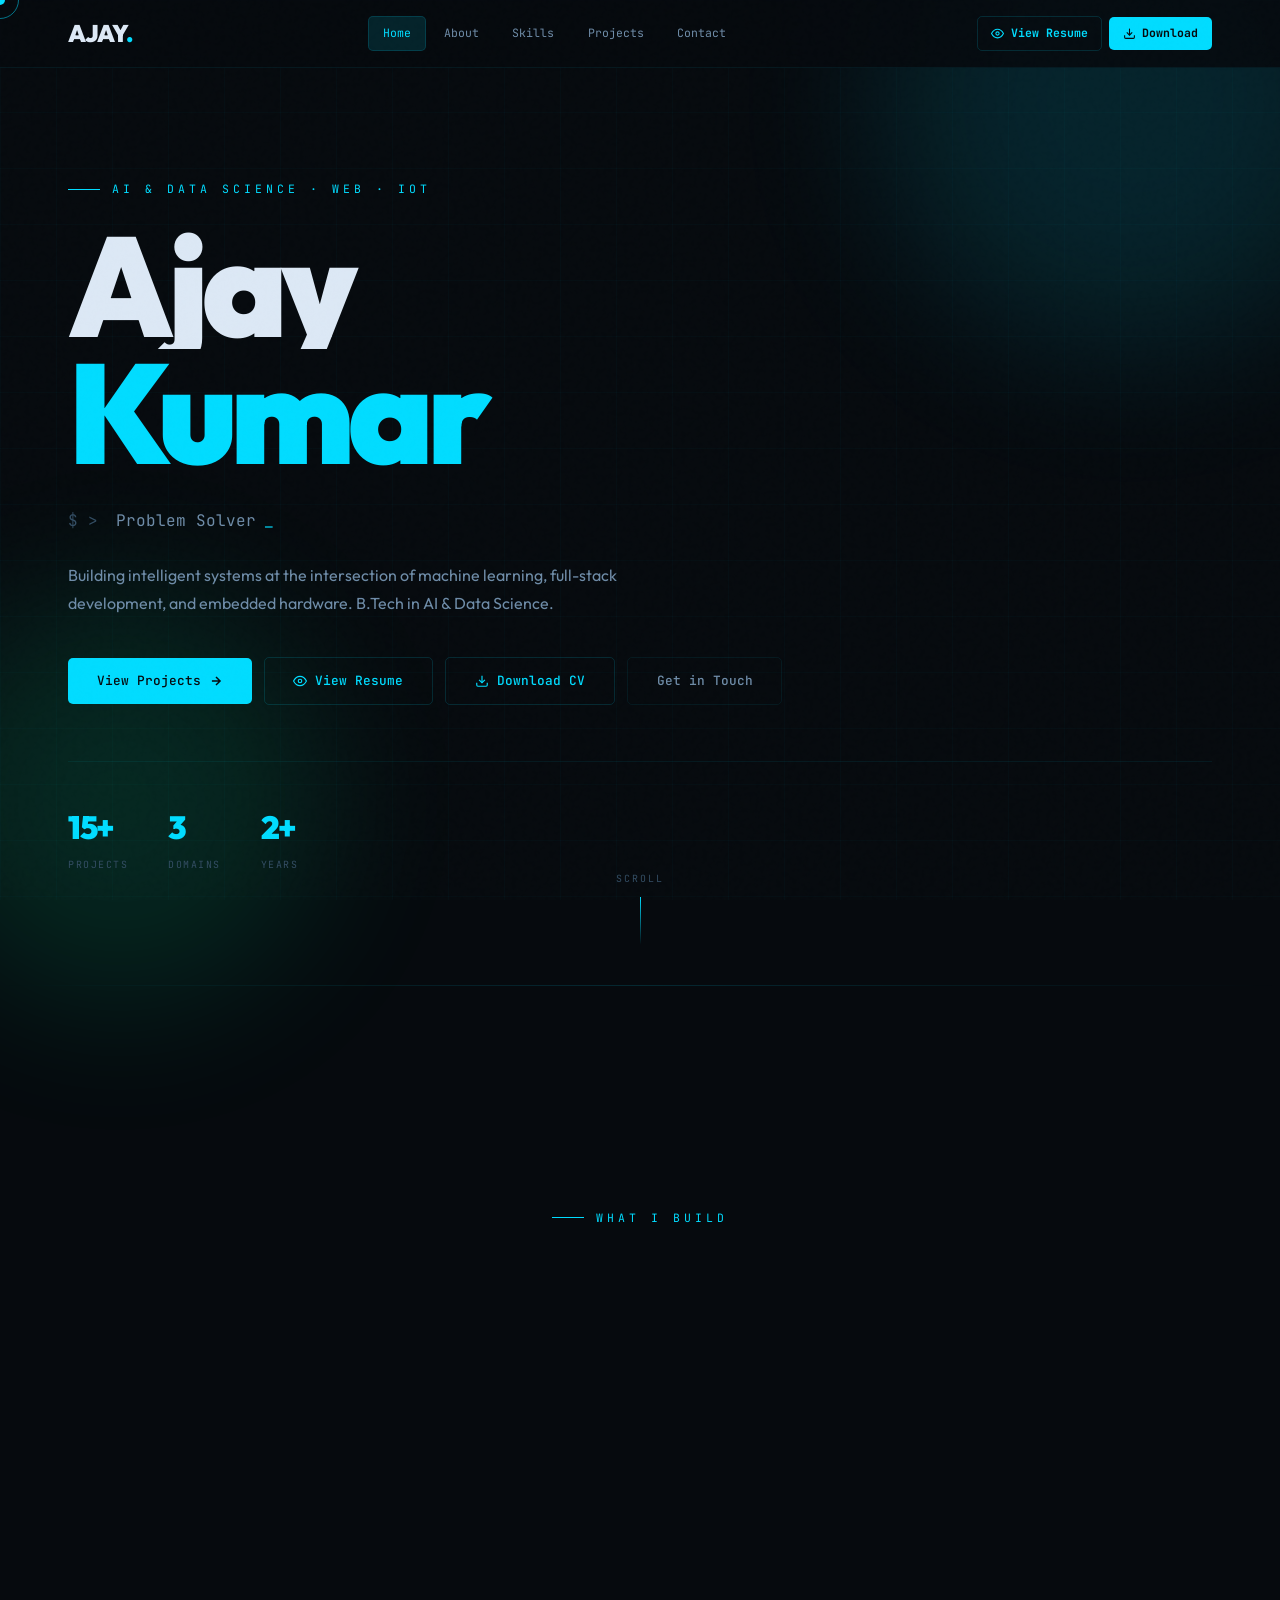
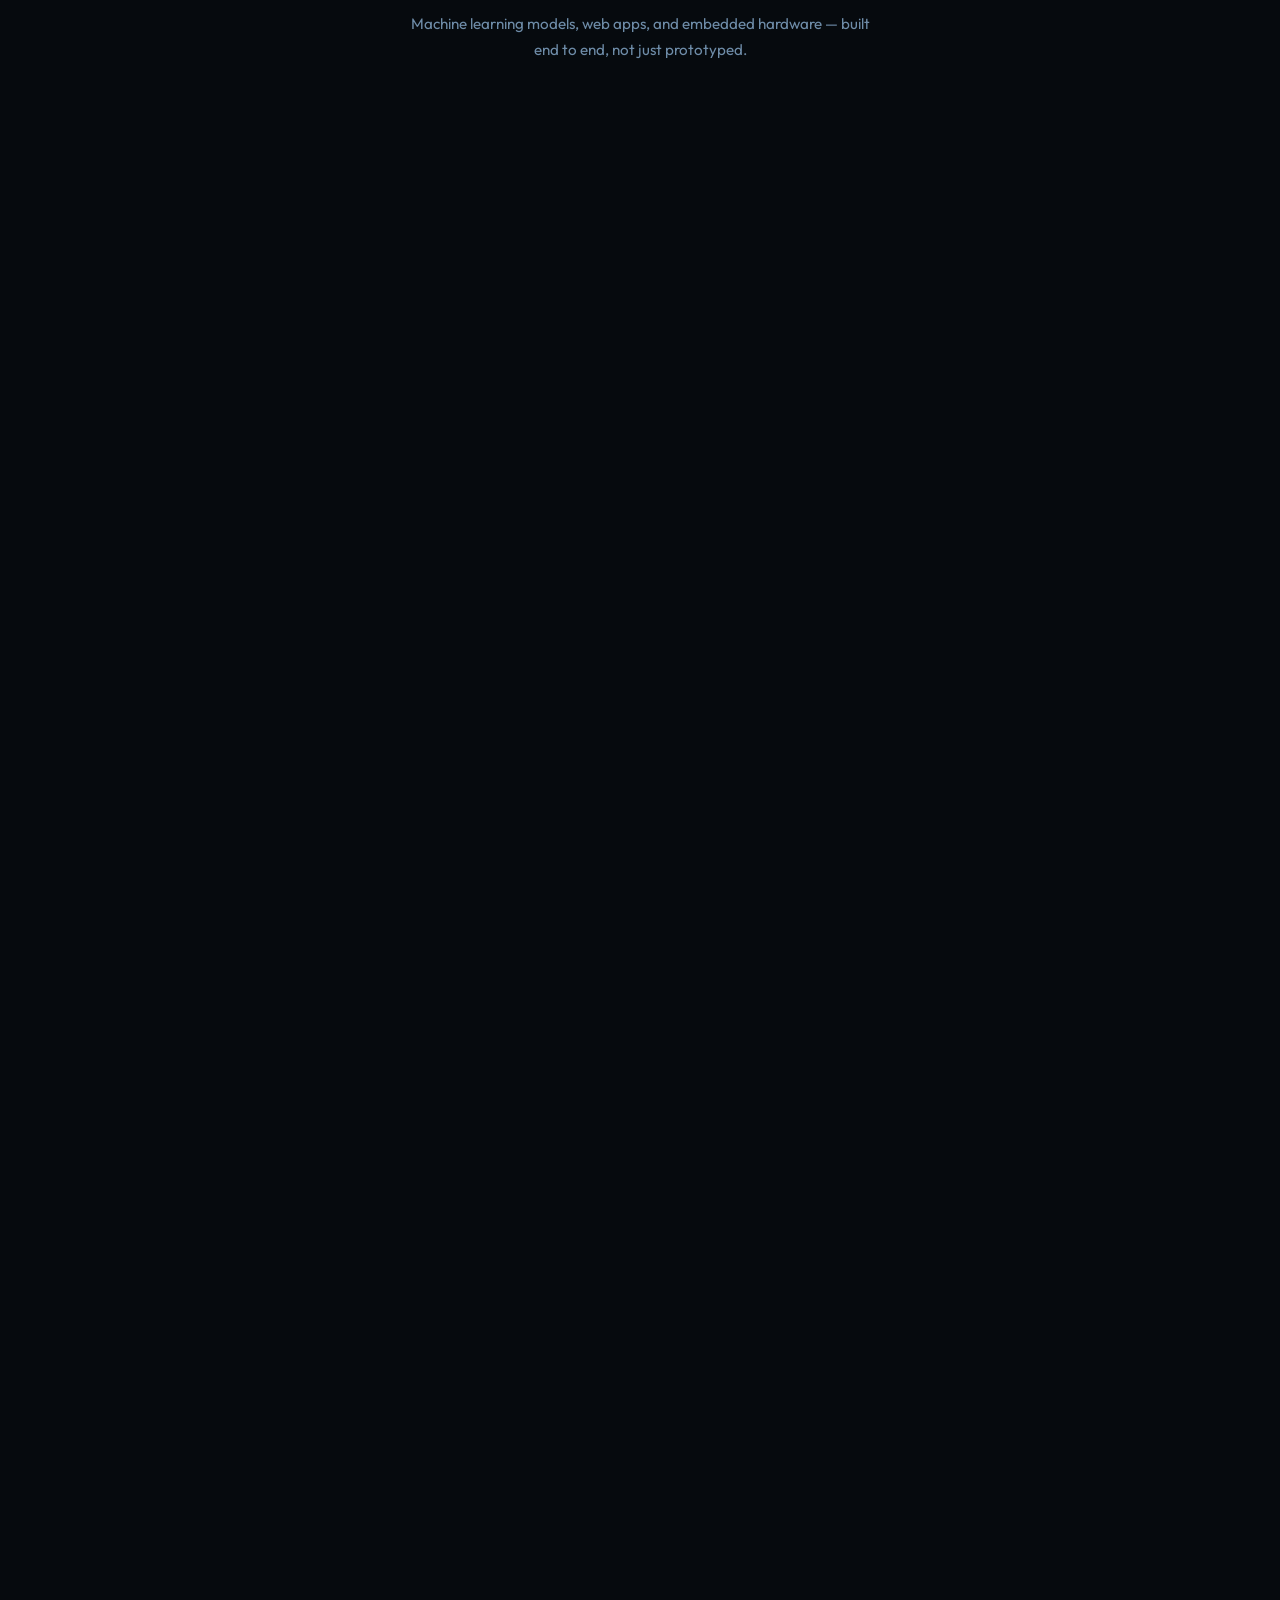
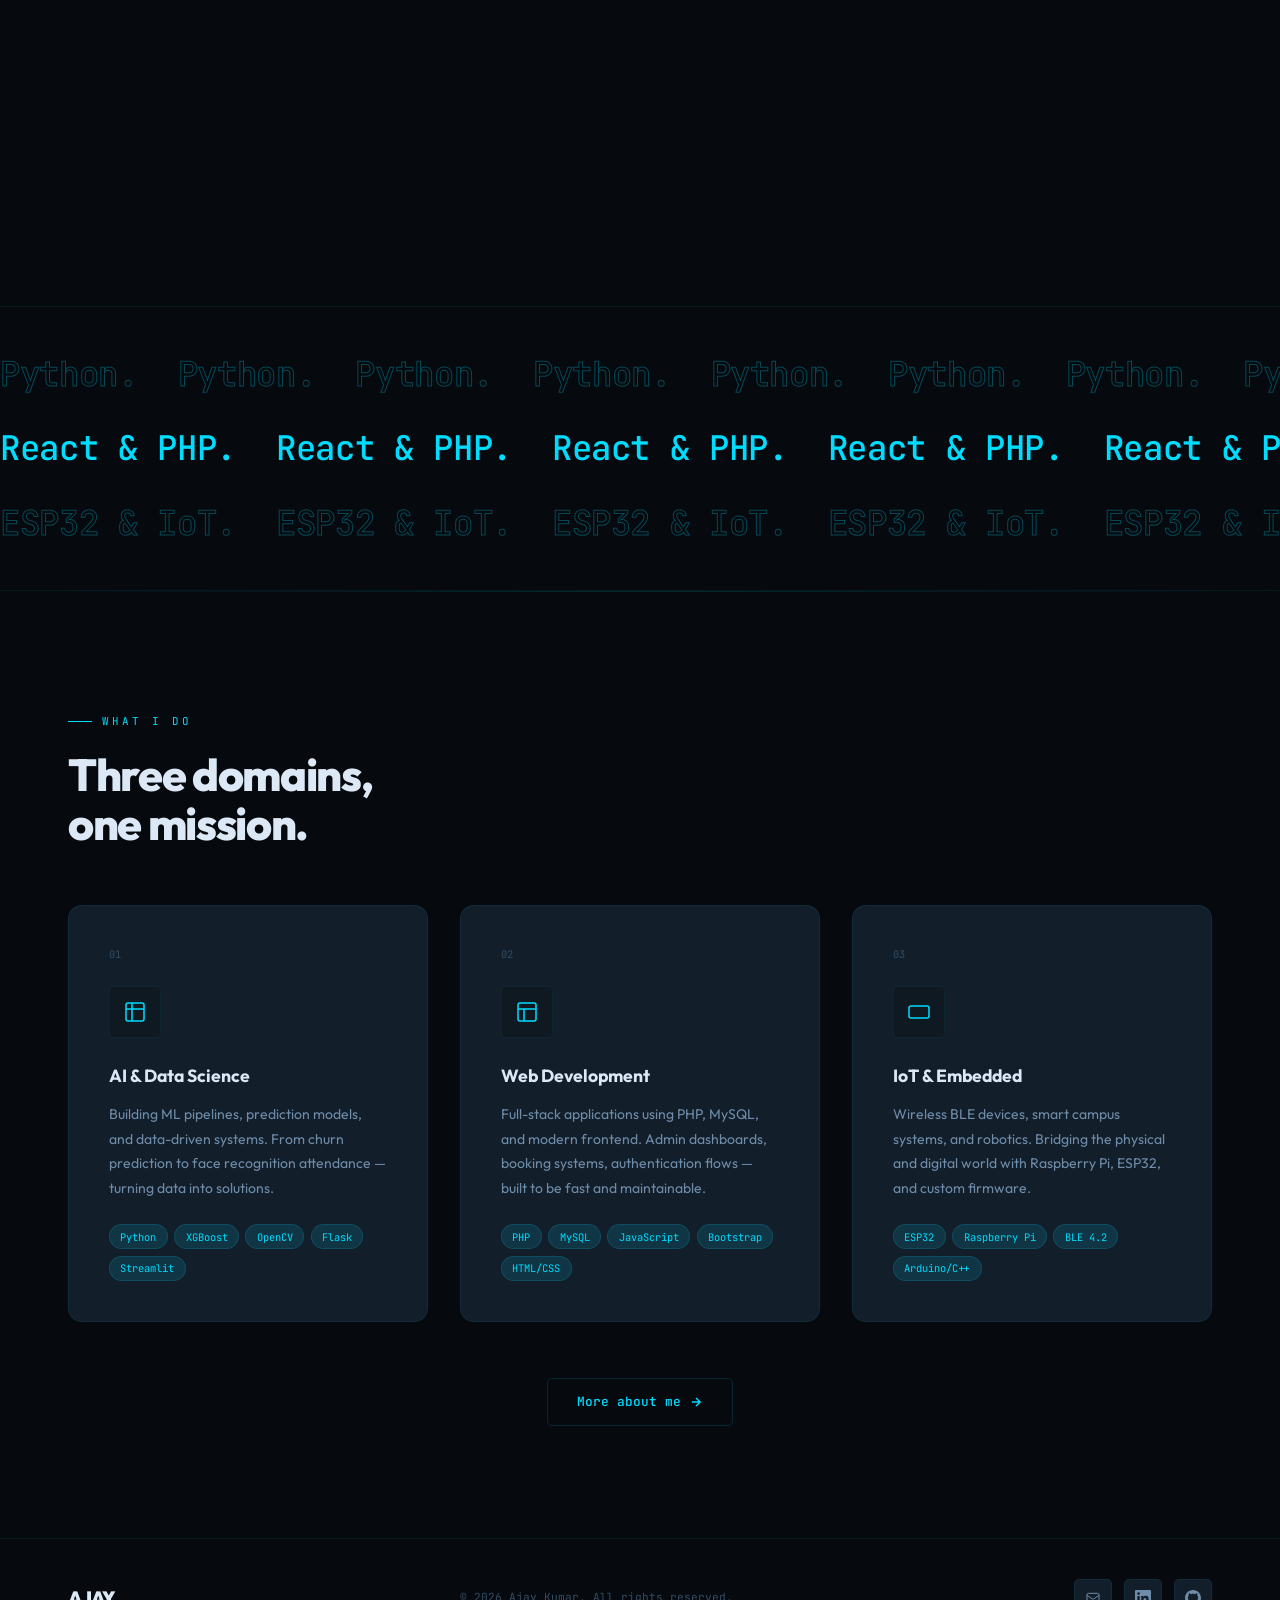
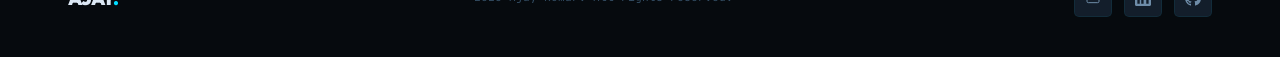
<file: index.html>
<!DOCTYPE html>
<html lang="en">
<head>
  <meta charset="UTF-8">
  <meta name="google-site-verification" content="o4IrJzy16vUWRtAjP9sZKvgO1QjSrmvsWYGXm6qzFbg" />
  <title>Ajay Kumar — AI & Data Science</title>
  <meta name="viewport" content="width=device-width, initial-scale=1.0">
  <meta name="description" content="Ajay Kumar — AI, Data Science, Web Dev & IoT Engineer">
  <link rel="stylesheet" href="style.css">
  <style>
    .hero {
      min-height: calc(100vh - 68px);
      display: flex; align-items: center;
      position: relative; overflow: hidden;
    }

    /* Full width hero — single column now */
    .hero-inner {
      width: 100%;
    }

    /* LEFT */
    .hero-eyebrow {
      font-family: var(--ff-mono); font-size: 0.72rem;
      color: var(--cyan); letter-spacing: 4px; text-transform: uppercase;
      margin-bottom: 1.5rem;
      display: flex; align-items: center; gap: 0.75rem;
    }
    .hero-eyebrow::before { content:''; width: 32px; height: 1px; background: var(--cyan); }

    .hero-name {
      font-size: clamp(5rem, 11vw, 9rem);
      font-weight: 900; line-height: 0.9;
      letter-spacing: -0.05em; margin-bottom: 2rem;
    }
    .hero-name .line { display: block; overflow: hidden; }
    .hero-name .line span { display: block; animation: lineUp 0.9s cubic-bezier(0.4,0,0.2,1) both; }
    .hero-name .line:nth-child(2) span { animation-delay: 0.12s; color: var(--cyan); }
    @keyframes lineUp { from{transform:translateY(110%);opacity:0;} to{transform:translateY(0);opacity:1;} }

    .hero-role {
      font-family: var(--ff-mono); font-size: 1rem;
      color: var(--text-2); margin-bottom: 1.75rem;
      display: flex; align-items: center; gap: 0.5rem;
    }
    .hero-role-prefix { color: var(--text-3); }
    .tw-cursor { color: var(--cyan); animation: blink2 1s step-end infinite; }
    @keyframes blink2 { 0%,100%{opacity:1;} 50%{opacity:0;} }

    .hero-desc {
      font-size: 1rem; color: var(--text-2);
      line-height: 1.75; max-width: 560px; margin-bottom: 2.5rem;
    }
    .hero-actions { display: flex; gap: 1rem; flex-wrap: wrap; margin-bottom: 3.5rem; }
    .hero-stats {
      display: flex; gap: 2.5rem;
      padding-top: 2.5rem; border-top: 1px solid var(--border);
    }
    .hstat-num { font-size: 2rem; font-weight: 900; color: var(--cyan); letter-spacing: -0.04em; }
    .hstat-label { font-family: var(--ff-mono); font-size: 0.62rem; color: var(--text-3); text-transform: uppercase; letter-spacing: 1.5px; margin-top: 0.2rem; }

    /* WHAT I DO */
    .wid-grid { display: grid; grid-template-columns: repeat(3,1fr); gap: 2rem; }
    .wid-card {
      background: var(--surface); border: 1px solid var(--border);
      border-radius: var(--r-lg); padding: 2.5rem;
      transition: border-color var(--t), transform var(--t), box-shadow var(--t);
      position: relative; overflow: hidden;
    }
    .wid-card::after {
      content:''; position:absolute; bottom:0; left:0; right:0; height:2px;
      background:linear-gradient(90deg,transparent,var(--cyan),transparent);
      opacity:0; transition:opacity var(--t);
    }
    .wid-card:hover { border-color:var(--border-md); transform:translateY(-5px); box-shadow:0 20px 60px rgba(0,220,255,0.07); }
    .wid-card:hover::after { opacity:1; }
    .wid-num { font-family:var(--ff-mono); font-size:0.65rem; color:var(--text-3); margin-bottom:1.5rem; }
    .wid-icon {
      width:52px; height:52px; background:var(--bg-2);
      border:1px solid var(--border); border-radius:var(--r);
      display:flex; align-items:center; justify-content:center;
      color:var(--cyan); margin-bottom:1.5rem;
    }
    .wid-card h3 { font-size:1.1rem; font-weight:700; margin-bottom:0.75rem; }
    .wid-card p { font-size:0.875rem; color:var(--text-2); line-height:1.75; margin-bottom:1.5rem; }
    .wid-tags { display:flex; flex-wrap:wrap; gap:0.4rem; }

    /* scroll hint */
    .scroll-hint {
      position:absolute; bottom:2.5rem; left:50%; transform:translateX(-50%);
      display:flex; flex-direction:column; align-items:center; gap:0.6rem;
      font-family:var(--ff-mono); font-size:0.62rem; color:var(--text-3);
      letter-spacing:2px; text-transform:uppercase;
      animation:fadeUp 1s 2s both;
    }
    .scroll-bar { width:1px; height:48px; background:linear-gradient(var(--cyan),transparent); animation:scrollPulse 2s ease-in-out infinite; }
    @keyframes scrollPulse { 0%,100%{opacity:.3;} 50%{opacity:1;} }
    @keyframes fadeUp { from{opacity:0;transform:translateX(-50%) translateY(10px);} to{opacity:1;transform:translateX(-50%) translateY(0);} }

    @media (max-width:900px) {
      .wid-grid { grid-template-columns:1fr; }
      .hero-stats { gap:1.5rem; }
    }
  </style>
</head>
<body>
<div class="noise"></div>
<div id="cur"></div>
<div id="cur-r"></div>
<div class="grid-bg"></div>
<div class="orb orb-1"></div>
<div class="orb orb-2"></div>

<nav class="nav">
  <div class="nav-inner">
    <a href="index.html" class="nav-logo">AJAY<span>.</span></a>
    <div class="nav-links">
      <a href="index.html" class="nav-link">Home</a>
      <a href="about.html" class="nav-link">About</a>
      <a href="skills.html" class="nav-link">Skills</a>
      <a href="projects.html" class="nav-link">Projects</a>
      <a href="contact.html" class="nav-link">Contact</a>
    </div>
    <div class="nav-resume">
      <a href="resume.pdf" target="_blank" rel="noopener noreferrer" class="resume-btn resume-btn-outline" title="View Resume in Browser">
        <svg width="13" height="13" viewBox="0 0 24 24" fill="none" stroke="currentColor" stroke-width="2"><path d="M1 12s4-8 11-8 11 8 11 8-4 8-11 8-11-8-11-8z"/><circle cx="12" cy="12" r="3"/></svg>
        <span class="btn-text">View Resume</span>
      </a>
      <a href="resume.pdf" download="AJAYKUMAR_J_Resume.pdf" class="resume-btn" title="Download Resume PDF">
        <svg width="13" height="13" viewBox="0 0 24 24" fill="none" stroke="currentColor" stroke-width="2"><path d="M21 15v4a2 2 0 01-2 2H5a2 2 0 01-2-2v-4"/><polyline points="7 10 12 15 17 10"/><line x1="12" y1="15" x2="12" y2="3"/></svg>
        <span class="btn-text">Download</span>
      </a>
    </div>
  </div>
</nav>

<div class="page">

  <!-- HERO -->
  <section class="hero sec">
    <div class="wrap hero-inner">

      <!-- LEFT — big name + content -->
      <div class="hero-left">
        <div class="hero-eyebrow">AI &amp; Data Science · Web · IoT</div>
        <h1 class="hero-name">
          <span class="line"><span>Ajay</span></span>
          <span class="line"><span>Kumar</span></span>
        </h1>
        <div class="hero-role">
          <span class="hero-role-prefix">$ >&nbsp;</span>
          <span id="tw"></span>
          <span class="tw-cursor">_</span>
        </div>
        <p class="hero-desc">
          Building intelligent systems at the intersection of machine learning, full-stack development, and embedded hardware. B.Tech in AI &amp; Data Science.
        </p>
        <div class="hero-actions" style="display:flex;gap:0.75rem;flex-wrap:wrap;align-items:center;">
          <a href="projects.html" class="btn btn-solid">
            View Projects
            <svg width="14" height="14" viewBox="0 0 24 24" fill="none" stroke="currentColor" stroke-width="2.5"><path d="M5 12h14M12 5l7 7-7 7"/></svg>
          </a>
          <a href="resume.pdf" target="_blank" rel="noopener noreferrer" class="btn btn-outline" title="View Resume PDF in Browser">
            <svg width="14" height="14" viewBox="0 0 24 24" fill="none" stroke="currentColor" stroke-width="2"><path d="M1 12s4-8 11-8 11 8 11 8-4 8-11 8-11-8-11-8z"/><circle cx="12" cy="12" r="3"/></svg>
            View Resume
          </a>
          <a href="resume.pdf" download="AJAYKUMAR_J_Resume.pdf" class="btn btn-outline" title="Download Resume PDF">
            <svg width="14" height="14" viewBox="0 0 24 24" fill="none" stroke="currentColor" stroke-width="2"><path d="M21 15v4a2 2 0 01-2 2H5a2 2 0 01-2-2v-4"/><polyline points="7 10 12 15 17 10"/><line x1="12" y1="15" x2="12" y2="3"/></svg>
            Download CV
          </a>
          <a href="contact.html" class="btn btn-outline" style="border-color:var(--border);color:var(--text-2);">Get in Touch</a>
        </div>
        <div class="hero-stats">
          <div><div class="hstat-num">15+</div><div class="hstat-label">Projects</div></div>
          <div><div class="hstat-num">3</div><div class="hstat-label">Domains</div></div>
          <div><div class="hstat-num">2+</div><div class="hstat-label">Years</div></div>
        </div>
      </div>

    </div>

    <div class="scroll-hint">
      <span>scroll</span>
      <div class="scroll-bar"></div>
    </div>
  </section>

  <div class="divider"></div>

  <!-- STACK — pinned scroll headline -->
  <section class="stack-hero">
    <div class="stack-hero-sticky">
      <div class="hero-eyebrow" style="justify-content:center;">What I Build</div>
      <h2 class="stack-word" data-i="0">INTELLIGENT</h2>
      <h2 class="stack-word" data-i="1">FULL&#8209;STACK</h2>
      <h2 class="stack-word" data-i="2">CONNECTED</h2>
      <p class="stack-sub">Machine learning models, web apps, and embedded hardware — built end to end, not just prototyped.</p>
    </div>
  </section>

  <!-- MARQUEE -->
  <section class="marquee-stage" aria-hidden="true">
    <div class="marquee-row">
      <div class="marquee-track">
        <span>Python.</span><span>Python.</span><span>Python.</span><span>Python.</span>
        <span>Python.</span><span>Python.</span><span>Python.</span><span>Python.</span>
      </div>
    </div>
    <div class="marquee-row marquee-row--rev">
      <div class="marquee-track marquee-track--rev">
        <span>React &amp; PHP.</span><span>React &amp; PHP.</span><span>React &amp; PHP.</span><span>React &amp; PHP.</span>
        <span>React &amp; PHP.</span><span>React &amp; PHP.</span><span>React &amp; PHP.</span><span>React &amp; PHP.</span>
      </div>
    </div>
    <div class="marquee-row">
      <div class="marquee-track">
        <span>ESP32 &amp; IoT.</span><span>ESP32 &amp; IoT.</span><span>ESP32 &amp; IoT.</span><span>ESP32 &amp; IoT.</span>
        <span>ESP32 &amp; IoT.</span><span>ESP32 &amp; IoT.</span><span>ESP32 &amp; IoT.</span><span>ESP32 &amp; IoT.</span>
      </div>
    </div>
  </section>

  <div class="divider"></div>

  <!-- WHAT I DO -->
  <section class="sec">
    <div class="wrap">
      <div class="sec-label reveal">What I Do</div>
      <h2 class="h2 reveal" style="margin-bottom:3.5rem;">Three domains,<br>one mission.</h2>

      <div class="wid-grid">
        <div class="wid-card reveal d1">
          <div class="wid-num">01</div>
          <div class="wid-icon">
            <svg width="24" height="24" viewBox="0 0 24 24" fill="none" stroke="currentColor" stroke-width="1.5"><path d="M9 3H5a2 2 0 00-2 2v4m6-6h10a2 2 0 012 2v4M9 3v18m0 0h10a2 2 0 002-2V9M9 21H5a2 2 0 01-2-2V9m0 0h18"/></svg>
          </div>
          <h3>AI & Data Science</h3>
          <p>Building ML pipelines, prediction models, and data-driven systems. From churn prediction to face recognition attendance — turning data into solutions.</p>
          <div class="wid-tags">
            <span class="tag">Python</span><span class="tag">XGBoost</span><span class="tag">OpenCV</span><span class="tag">Flask</span><span class="tag">Streamlit</span>
          </div>
        </div>

        <div class="wid-card reveal d2">
          <div class="wid-num">02</div>
          <div class="wid-icon">
            <svg width="24" height="24" viewBox="0 0 24 24" fill="none" stroke="currentColor" stroke-width="1.5"><rect x="3" y="3" width="18" height="18" rx="2"/><path d="M3 9h18M9 21V9"/></svg>
          </div>
          <h3>Web Development</h3>
          <p>Full-stack applications using PHP, MySQL, and modern frontend. Admin dashboards, booking systems, authentication flows — built to be fast and maintainable.</p>
          <div class="wid-tags">
            <span class="tag">PHP</span><span class="tag">MySQL</span><span class="tag">JavaScript</span><span class="tag">Bootstrap</span><span class="tag">HTML/CSS</span>
          </div>
        </div>

        <div class="wid-card reveal d3">
          <div class="wid-num">03</div>
          <div class="wid-icon">
            <svg width="24" height="24" viewBox="0 0 24 24" fill="none" stroke="currentColor" stroke-width="1.5"><rect x="2" y="6" width="20" height="12" rx="2"/><path d="M12 12h.01M8 12h.01M16 12h.01"/></svg>
          </div>
          <h3>IoT & Embedded</h3>
          <p>Wireless BLE devices, smart campus systems, and robotics. Bridging the physical and digital world with Raspberry Pi, ESP32, and custom firmware.</p>
          <div class="wid-tags">
            <span class="tag">ESP32</span><span class="tag">Raspberry Pi</span><span class="tag">BLE 4.2</span><span class="tag">Arduino/C++</span>
          </div>
        </div>
      </div>

      <div style="display:flex;justify-content:center;margin-top:3.5rem;" class="reveal">
        <a href="about.html" class="btn btn-outline">
          More about me
          <svg width="14" height="14" viewBox="0 0 24 24" fill="none" stroke="currentColor" stroke-width="2.5"><path d="M5 12h14M12 5l7 7-7 7"/></svg>
        </a>
      </div>
    </div>
  </section>

</div>

<footer class="footer">
  <div class="footer-inner">
    <div class="footer-logo">AJAY<span>.</span></div>
    <p class="footer-copy">© <span class="year"></span> Ajay Kumar. All rights reserved.</p>
    <div class="footer-socials">
      <a href="mailto:ajaykumarjaganathan@gmail.com" class="social-btn" title="Email">
        <svg width="16" height="16" viewBox="0 0 24 24" fill="none" stroke="currentColor" stroke-width="1.5"><path d="M3 8l7.89 5.26a2 2 0 002.22 0L21 8M5 19h14a2 2 0 002-2V7a2 2 0 00-2-2H5a2 2 0 00-2 2v10a2 2 0 002 2z"/></svg>
      </a>
      <a href="www.linkedin.com/in/ajaykumar-ai" target="_blank" class="social-btn" title="LinkedIn">
        <svg width="16" height="16" viewBox="0 0 24 24" fill="currentColor"><path d="M20.447 20.452h-3.554v-5.569c0-1.328-.027-3.037-1.852-3.037-1.853 0-2.136 1.445-2.136 2.939v5.667H9.351V9h3.414v1.561h.046c.477-.9 1.637-1.85 3.37-1.85 3.601 0 4.267 2.37 4.267 5.455v6.286zM5.337 7.433a2.062 2.062 0 01-2.063-2.065 2.064 2.064 0 112.063 2.065zm1.782 13.019H3.555V9h3.564v11.452zM22.225 0H1.771C.792 0 0 .774 0 1.729v20.542C0 23.227.792 24 1.771 24h20.451C23.2 24 24 23.227 24 22.271V1.729C24 .774 23.2 0 22.222 0h.003z"/></svg>
      </a>
      <a href="https://github.com/ajaykumarjaganathan" target="_blank" class="social-btn" title="GitHub">
        <svg width="16" height="16" viewBox="0 0 24 24" fill="currentColor"><path d="M12 0C5.37 0 0 5.37 0 12c0 5.31 3.435 9.795 8.205 11.385.6.105.825-.255.825-.57 0-.285-.015-1.23-.015-2.235-3.015.555-3.795-.735-4.035-1.41-.135-.345-.72-1.41-1.23-1.695-.42-.225-1.02-.78-.015-.795.945-.015 1.62.87 1.845 1.23 1.08 1.815 2.805 1.305 3.495.99.105-.78.42-1.305.765-1.605-2.67-.3-5.46-1.335-5.46-5.925 0-1.305.465-2.385 1.23-3.225-.12-.3-.54-1.53.12-3.18 0 0 1.005-.315 3.3 1.23.96-.27 1.98-.405 3-.405s2.04.135 3 .405c2.295-1.56 3.3-1.23 3.3-1.23.66 1.65.24 2.88.12 3.18.765.84 1.23 1.905 1.23 3.225 0 4.605-2.805 5.625-5.475 5.925.435.375.81 1.095.81 2.22 0 1.605-.015 2.895-.015 3.3 0 .315.225.69.825.57A12.02 12.02 0 0024 12c0-6.63-5.37-12-12-12z"/></svg>
      </a>
    </div>
  </div>
</footer>

<script src="script.js"></script>
<script>
const words = ['Problem Solver', 'Frontend Developer', 'Data Analyst', 'AI & ML Developer','IoT Builder'];
let wi=0,ci=0,del=false;
const tw=document.getElementById('tw');
function type(){
  const w=words[wi];
  if(!del){ tw.textContent=w.slice(0,++ci); if(ci===w.length){del=true;setTimeout(type,1800);return;} setTimeout(type,75); }
  else { tw.textContent=w.slice(0,--ci); if(ci===0){del=false;wi=(wi+1)%words.length;setTimeout(type,350);return;} setTimeout(type,38); }
}
setTimeout(type,800);
</script>
</body>
</html>
</file>
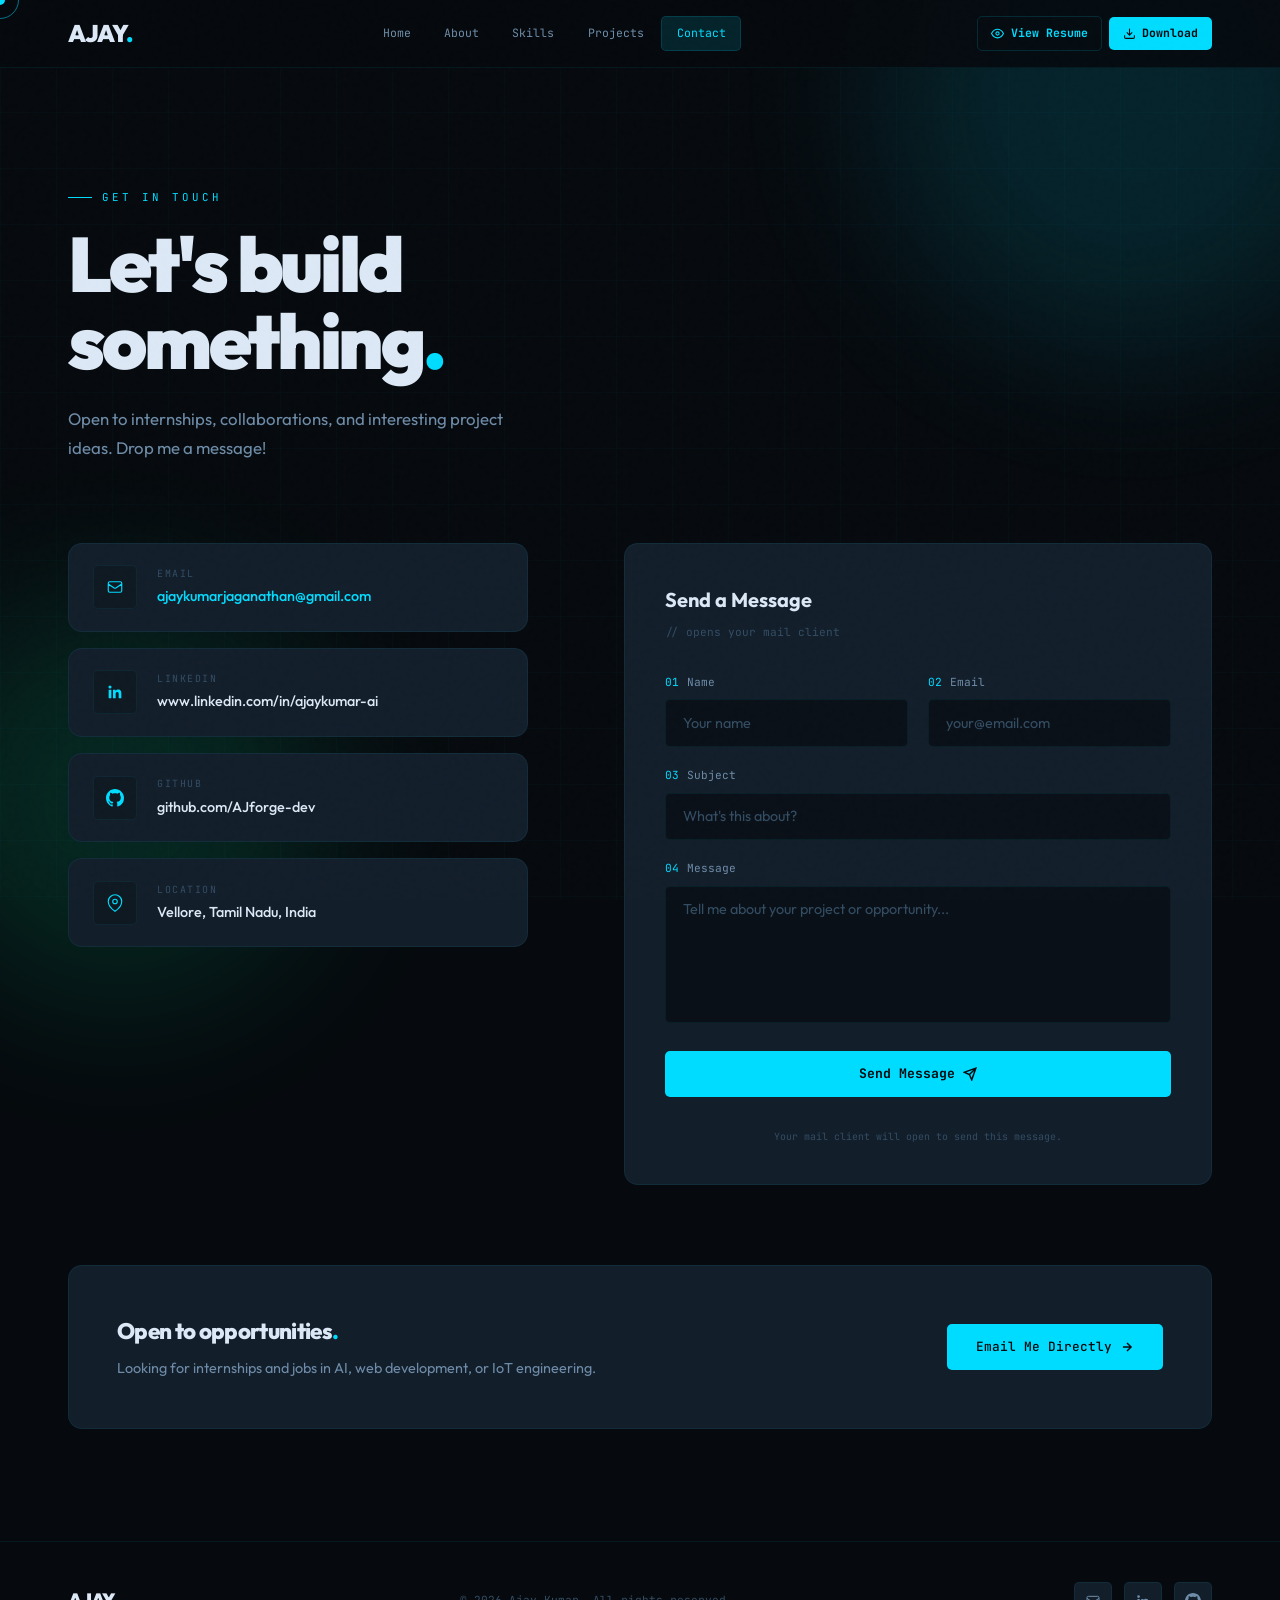
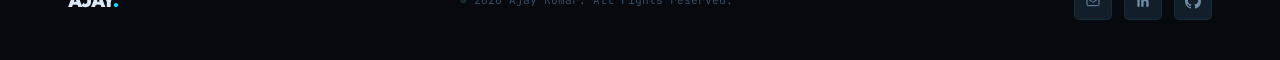
<file: contact.html>
<!DOCTYPE html>
<html lang="en">
<head>
  <meta charset="UTF-8">
  <title>Contact — Ajay Kumar</title>
  <meta name="viewport" content="width=device-width, initial-scale=1.0">
  <link rel="stylesheet" href="style.css">
  <style>
    .contact-grid { display: grid; grid-template-columns: 1fr 1fr; gap: 6rem; align-items: start; }

    /* Left */
    .contact-intro { font-size: 1.1rem; color: var(--text-2); line-height: 1.8; margin-bottom: 3rem; max-width: 460px; }
    .contact-cards { display: flex; flex-direction: column; gap: 1rem; }
    .ccard {
      display: flex; align-items: center; gap: 1.25rem;
      background: var(--surface); border: 1px solid var(--border);
      border-radius: var(--r-lg); padding: 1.35rem 1.5rem;
      transition: border-color var(--t), background var(--t), transform var(--t);
    }
    .ccard:hover { border-color: var(--border-md); background: var(--surface-2); transform: translateX(4px); }
    .ccard-icon {
      width: 44px; height: 44px; flex-shrink: 0;
      background: var(--bg-2); border: 1px solid var(--border);
      border-radius: var(--r); display: flex; align-items: center; justify-content: center; color: var(--cyan);
    }
    .ccard-label { font-family: var(--ff-mono); font-size: 0.62rem; color: var(--text-3); text-transform: uppercase; letter-spacing: 1.5px; margin-bottom: 0.2rem; }
    .ccard-val { font-size: 0.9rem; color: var(--text); font-weight: 500; }
    .ccard-val.accent { color: var(--cyan); }

    /* Right - Form */
    .form-card {
      background: var(--surface); border: 1px solid var(--border);
      border-radius: var(--r-lg); padding: 2.5rem;
    }
    .form-title { font-size: 1.25rem; font-weight: 700; margin-bottom: 0.5rem; }
    .form-sub { font-family: var(--ff-mono); font-size: 0.7rem; color: var(--text-3); margin-bottom: 2rem; }
    .form-fields { display: flex; flex-direction: column; gap: 1.25rem; }
    .field { display: flex; flex-direction: column; gap: 0.5rem; }
    .field label {
      font-family: var(--ff-mono); font-size: 0.7rem; color: var(--text-2);
      display: flex; align-items: center; gap: 0.5rem;
    }
    .field label .lnum { color: var(--cyan); }
    .field input, .field textarea {
      background: var(--bg-1); border: 1px solid var(--border);
      border-radius: var(--r); padding: 0.85rem 1.1rem;
      font-family: var(--ff-head); font-size: 0.9rem; color: var(--text);
      outline: none; transition: border-color var(--t), box-shadow var(--t);
      resize: none;
    }
    .field input::placeholder, .field textarea::placeholder { color: var(--text-3); }
    .field input:focus, .field textarea:focus { border-color: var(--cyan); box-shadow: 0 0 0 3px var(--cyan-dim); }
    .form-row { display: grid; grid-template-columns: 1fr 1fr; gap: 1.25rem; }
    .submit-btn {
      width: 100%; display: flex; align-items: center; justify-content: center; gap: 0.5rem;
      background: var(--cyan); color: var(--bg);
      font-family: var(--ff-mono); font-size: 0.82rem; font-weight: 700;
      padding: 0.9rem; border-radius: var(--r); border: none; cursor: pointer;
      transition: var(--t); margin-top: 0.5rem;
      position: relative; overflow: hidden;
    }
    .submit-btn::after { content:''; position:absolute; inset:0; background:rgba(255,255,255,0.15); transform:translateX(-110%); transition:transform 0.35s var(--ease); }
    .submit-btn:hover::after { transform:translateX(0); }
    .submit-btn:hover { box-shadow: 0 0 28px var(--cyan-glow); }
    .form-note { font-family: var(--ff-mono); font-size: 0.62rem; color: var(--text-3); text-align: center; margin-top: 0.75rem; }

    /* CTA strip */
    .cta-strip {
      margin-top: 5rem; background: var(--surface); border: 1px solid var(--border);
      border-radius: var(--r-lg); padding: 3rem;
      display: flex; align-items: center; justify-content: space-between; gap: 2rem;
    }
    .cta-strip h3 { font-size: 1.4rem; font-weight: 800; letter-spacing: -0.03em; }
    .cta-strip p { font-size: 0.9rem; color: var(--text-2); margin-top: 0.4rem; }

    @media(max-width:900px){
      .contact-grid{grid-template-columns:1fr;gap:3rem;}
      .form-row{grid-template-columns:1fr;}
      .cta-strip{flex-direction:column;text-align:center;}
    }
  </style>
</head>
<body>
<div class="noise"></div>
<div id="cur"></div>
<div id="cur-r"></div>
<div class="grid-bg"></div>
<div class="orb orb-1"></div>
<div class="orb orb-2"></div>

<nav class="nav">
  <div class="nav-inner">
    <a href="index.html" class="nav-logo">AJAY<span>.</span></a>
    <div class="nav-links">
      <a href="index.html" class="nav-link">Home</a>
      <a href="about.html" class="nav-link">About</a>
      <a href="skills.html" class="nav-link">Skills</a>
      <a href="projects.html" class="nav-link">Projects</a>
      <a href="contact.html" class="nav-link">Contact</a>
    </div>
    <div class="nav-resume">
      <a href="resume.pdf" target="_blank" rel="noopener noreferrer" class="resume-btn resume-btn-outline" title="View Resume in Browser">
        <svg width="13" height="13" viewBox="0 0 24 24" fill="none" stroke="currentColor" stroke-width="2"><path d="M1 12s4-8 11-8 11 8 11 8-4 8-11 8-11-8-11-8z"/><circle cx="12" cy="12" r="3"/></svg>
        <span class="btn-text">View Resume</span>
      </a>
      <a href="resume.pdf" download="AJAYKUMAR_J_Resume.pdf" class="resume-btn" title="Download Resume PDF">
        <svg width="13" height="13" viewBox="0 0 24 24" fill="none" stroke="currentColor" stroke-width="2"><path d="M21 15v4a2 2 0 01-2 2H5a2 2 0 01-2-2v-4"/><polyline points="7 10 12 15 17 10"/><line x1="12" y1="15" x2="12" y2="3"/></svg>
        <span class="btn-text">Download</span>
      </a>
    </div>
  </div>
</nav>

<div class="page">
  <section class="sec">
    <div class="wrap">
      <div class="sec-label reveal">Get in Touch</div>
      <h1 class="h1 reveal" style="margin-bottom:1.5rem;">Let's build<br>something<span style="color:var(--cyan)">.</span></h1>
      <p class="reveal" style="font-size:1.05rem;color:var(--text-2);max-width:480px;line-height:1.75;margin-bottom:5rem;">
        Open to internships, collaborations, and interesting project ideas. Drop me a message!
      </p>

      <div class="contact-grid">

        <!-- LEFT -->
        <div>
          <div class="contact-cards reveal">
            <a href="mailto:ajaykumarjaganathan@gmail.com" class="ccard">
              <div class="ccard-icon">
                <svg width="18" height="18" viewBox="0 0 24 24" fill="none" stroke="currentColor" stroke-width="1.5"><path d="M3 8l7.89 5.26a2 2 0 002.22 0L21 8M5 19h14a2 2 0 002-2V7a2 2 0 00-2-2H5a2 2 0 00-2 2v10a2 2 0 002 2z"/></svg>
              </div>
              <div>
                <div class="ccard-label">Email</div>
                <div class="ccard-val accent">ajaykumarjaganathan@gmail.com</div>
              </div>
            </a>

            <a href="https://linkedin.com/in/ajaykumar-j" target="_blank" class="ccard">
              <div class="ccard-icon">
                <svg width="18" height="18" viewBox="0 0 24 24" fill="currentColor"><path d="M20.447 20.452h-3.554v-5.569c0-1.328-.027-3.037-1.852-3.037-1.853 0-2.136 1.445-2.136 2.939v5.667H9.351V9h3.414v1.561h.046c.477-.9 1.637-1.85 3.37-1.85 3.601 0 4.267 2.37 4.267 5.455v6.286zM5.337 7.433a2.062 2.062 0 01-2.063-2.065 2.064 2.064 0 112.063 2.065zm1.782 13.019H3.555V9h3.564v11.452z"/></svg>
              </div>
              <div>
                <div class="ccard-label">LinkedIn</div>
                <div class="ccard-val">www.linkedin.com/in/ajaykumar-ai</div>
              </div>
            </a>

            <a href="https://github.com/AJforge-dev" target="_blank" class="ccard">
              <div class="ccard-icon">
                <svg width="18" height="18" viewBox="0 0 24 24" fill="currentColor"><path d="M12 0C5.37 0 0 5.37 0 12c0 5.31 3.435 9.795 8.205 11.385.6.105.825-.255.825-.57 0-.285-.015-1.23-.015-2.235-3.015.555-3.795-.735-4.035-1.41-.135-.345-.72-1.41-1.23-1.695-.42-.225-1.02-.78-.015-.795.945-.015 1.62.87 1.845 1.23 1.08 1.815 2.805 1.305 3.495.99.105-.78.42-1.305.765-1.605-2.67-.3-5.46-1.335-5.46-5.925 0-1.305.465-2.385 1.23-3.225-.12-.3-.54-1.53.12-3.18 0 0 1.005-.315 3.3 1.23.96-.27 1.98-.405 3-.405s2.04.135 3 .405c2.295-1.56 3.3-1.23 3.3-1.23.66 1.65.24 2.88.12 3.18.765.84 1.23 1.905 1.23 3.225 0 4.605-2.805 5.625-5.475 5.925.435.375.81 1.095.81 2.22 0 1.605-.015 2.895-.015 3.3 0 .315.225.69.825.57A12.02 12.02 0 0024 12c0-6.63-5.37-12-12-12z"/></svg>
              </div>
              <div>
                <div class="ccard-label">GitHub</div>
                <div class="ccard-val">github.com/AJforge-dev</div>
              </div>
            </a>

            <div class="ccard">
              <div class="ccard-icon">
                <svg width="18" height="18" viewBox="0 0 24 24" fill="none" stroke="currentColor" stroke-width="1.5"><path d="M21 10c0 7-9 13-9 13s-9-6-9-13a9 9 0 0118 0z"/><circle cx="12" cy="10" r="3"/></svg>
              </div>
              <div>
                <div class="ccard-label">Location</div>
                <div class="ccard-val">Vellore, Tamil Nadu, India</div>
              </div>
            </div>
          </div>
        </div>

        <!-- RIGHT - FORM -->
        <div class="form-card reveal d2">
          <div class="form-title">Send a Message</div>
          <div class="form-sub">// opens your mail client</div>
          <form action="mailto:ajaykumarjaganathan@gmail.com?subject=Portfolio Enquiry" method="get" enctype="text/plain">
            <div class="form-fields">
              <div class="form-row">
                <div class="field">
                  <label><span class="lnum">01</span> Name</label>
                  <input type="text" name="Name" placeholder="Your name" required>
                </div>
                <div class="field">
                  <label><span class="lnum">02</span> Email</label>
                  <input type="email" name="Email" placeholder="your@email.com" required>
                </div>
              </div>
              <div class="field">
                <label><span class="lnum">03</span> Subject</label>
                <input type="text" name="Subject" placeholder="What's this about?">
              </div>
              <div class="field">
                <label><span class="lnum">04</span> Message</label>
                <textarea name="Message" rows="6" placeholder="Tell me about your project or opportunity..." required></textarea>
              </div>
              <button type="submit" class="submit-btn">
                Send Message
                <svg width="14" height="14" viewBox="0 0 24 24" fill="none" stroke="currentColor" stroke-width="2.5"><path d="M22 2L11 13M22 2l-7 20-4-9-9-4 20-7z"/></svg>
              </button>
              <p class="form-note">Your mail client will open to send this message.</p>
            </div>
          </form>
        </div>
      </div>

      <!-- CTA STRIP -->
      <div class="cta-strip reveal">
        <div>
          <h3>Open to opportunities<span style="color:var(--cyan)">.</span></h3>
          <p>Looking for internships and jobs in AI, web development, or IoT engineering.</p>
        </div>
        <a href="mailto:ajaykumarjaganathan@gmail.com" class="btn btn-solid">
          Email Me Directly
          <svg width="14" height="14" viewBox="0 0 24 24" fill="none" stroke="currentColor" stroke-width="2.5"><path d="M5 12h14M12 5l7 7-7 7"/></svg>
        </a>
      </div>

    </div>
  </section>
</div>

<footer class="footer">
  <div class="footer-inner">
    <div class="footer-logo">AJAY<span>.</span></div>
    <p class="footer-copy">© <span class="year"></span> Ajay Kumar. All rights reserved.</p>
    <div class="footer-socials">
      <a href="mailto:ajaykumarjaganathan@gmail.com" class="social-btn"><svg width="16" height="16" viewBox="0 0 24 24" fill="none" stroke="currentColor" stroke-width="1.5"><path d="M3 8l7.89 5.26a2 2 0 002.22 0L21 8M5 19h14a2 2 0 002-2V7a2 2 0 00-2-2H5a2 2 0 00-2 2v10a2 2 0 002 2z"/></svg></a>
      <a href="www.linkedin.com/in/ajaykumar-ai" target="_blank" class="social-btn"><svg width="16" height="16" viewBox="0 0 24 24" fill="currentColor"><path d="M20.447 20.452h-3.554v-5.569c0-1.328-.027-3.037-1.852-3.037-1.853 0-2.136 1.445-2.136 2.939v5.667H9.351V9h3.414v1.561h.046c.477-.9 1.637-1.85 3.37-1.85 3.601 0 4.267 2.37 4.267 5.455v6.286zM5.337 7.433a2.062 2.062 0 01-2.063-2.065 2.064 2.064 0 112.063 2.065zm1.782 13.019H3.555V9h3.564v11.452z"/></svg></a>
      <a href="https://github.com/ajaykumarjaganathan" target="_blank" class="social-btn"><svg width="16" height="16" viewBox="0 0 24 24" fill="currentColor"><path d="M12 0C5.37 0 0 5.37 0 12c0 5.31 3.435 9.795 8.205 11.385.6.105.825-.255.825-.57 0-.285-.015-1.23-.015-2.235-3.015.555-3.795-.735-4.035-1.41-.135-.345-.72-1.41-1.23-1.695-.42-.225-1.02-.78-.015-.795.945-.015 1.62.87 1.845 1.23 1.08 1.815 2.805 1.305 3.495.99.105-.78.42-1.305.765-1.605-2.67-.3-5.46-1.335-5.46-5.925 0-1.305.465-2.385 1.23-3.225-.12-.3-.54-1.53.12-3.18 0 0 1.005-.315 3.3 1.23.96-.27 1.98-.405 3-.405s2.04.135 3 .405c2.295-1.56 3.3-1.23 3.3-1.23.66 1.65.24 2.88.12 3.18.765.84 1.23 1.905 1.23 3.225 0 4.605-2.805 5.625-5.475 5.925.435.375.81 1.095.81 2.22 0 1.605-.015 2.895-.015 3.3 0 .315.225.69.825.57A12.02 12.02 0 0024 12c0-6.63-5.37-12-12-12z"/></svg></a>
    </div>
  </div>
</footer>

<script src="script.js"></script>
</body>
</html>
</file>
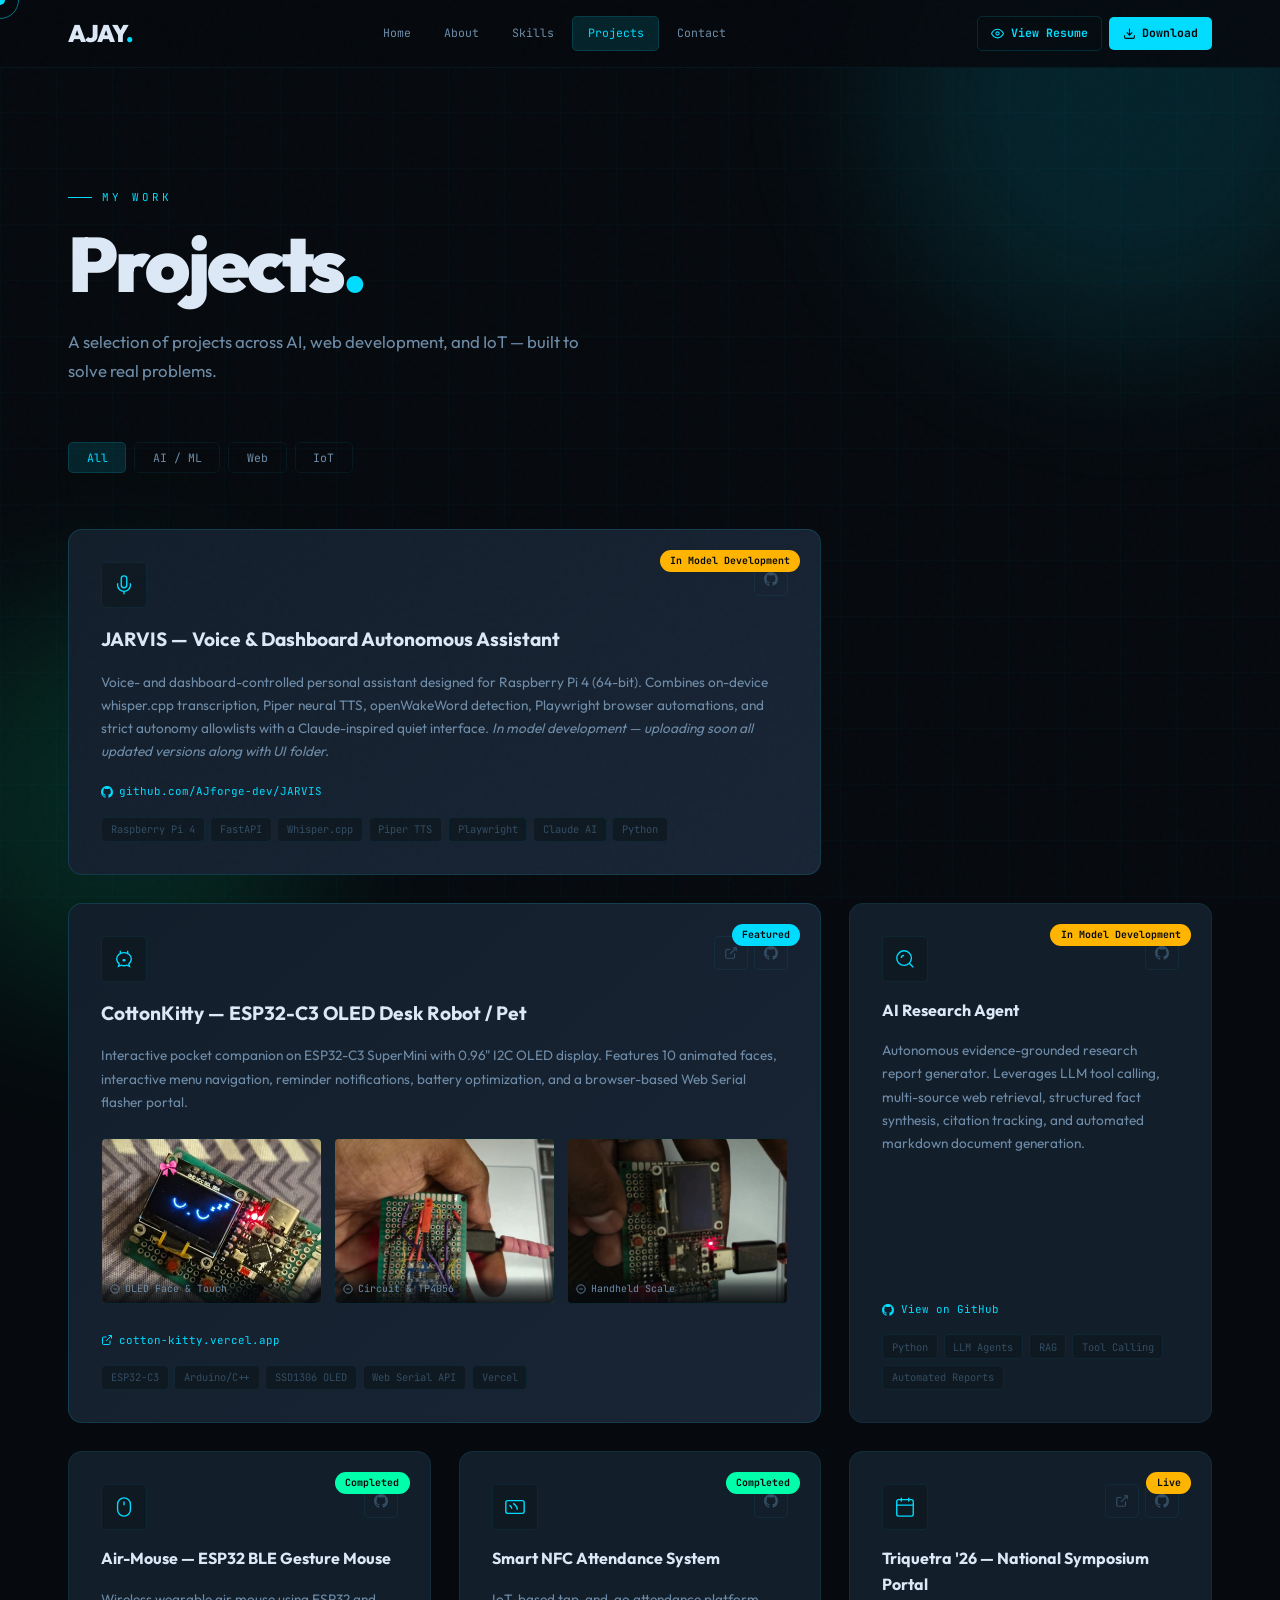
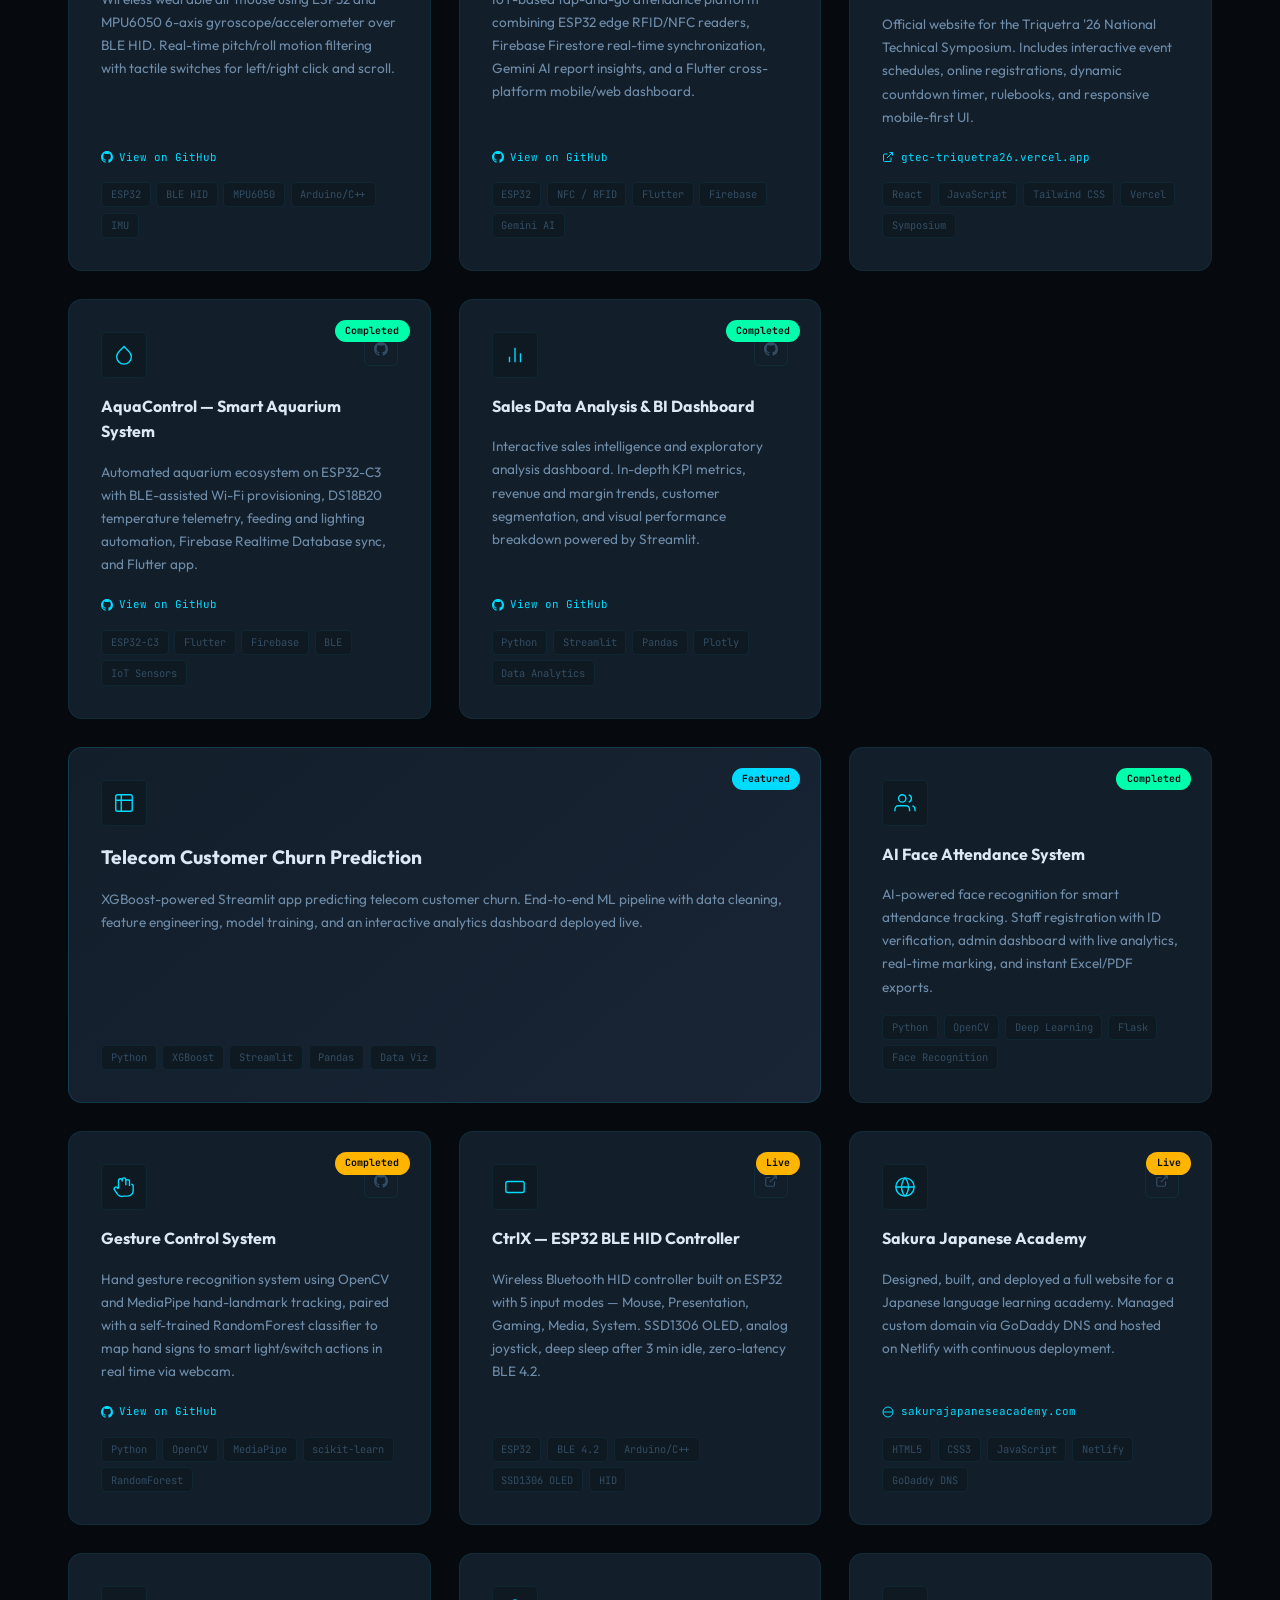
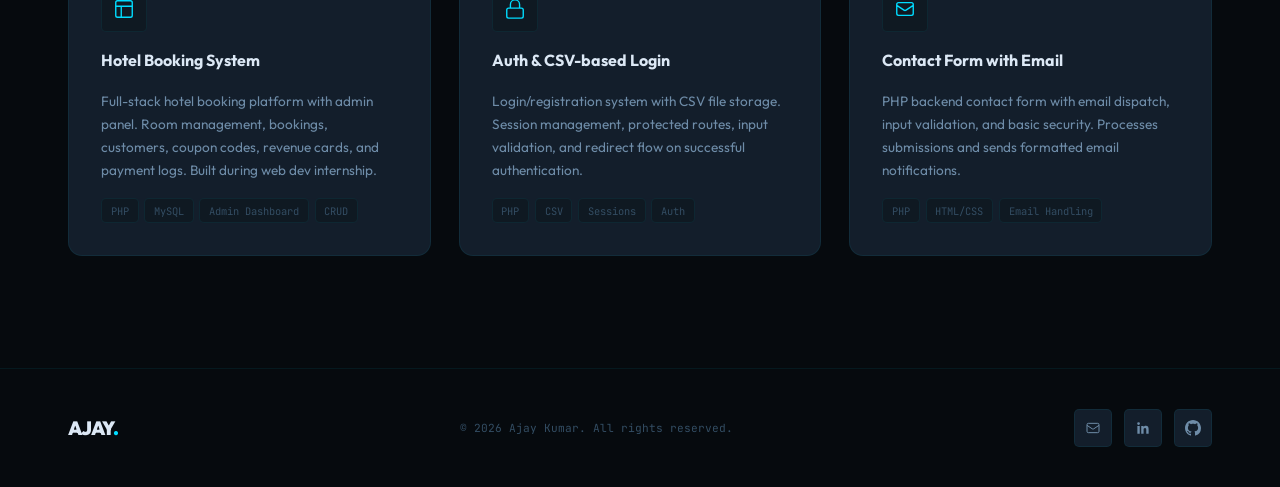
<file: projects.html>
<!DOCTYPE html>
<html lang="en">
<head>
  <meta charset="UTF-8">
  <title>Projects — Ajay Kumar</title>
  <meta name="viewport" content="width=device-width, initial-scale=1.0">
  <link rel="stylesheet" href="style.css">
  <style>
    /* Filters */
    .filters { display: flex; gap: 0.5rem; flex-wrap: wrap; margin-bottom: 3.5rem; }
    .filter-btn {
      font-family: var(--ff-mono); font-size: 0.72rem;
      padding: 0.45rem 1.1rem;
      background: transparent; color: var(--text-2);
      border: 1px solid var(--border); border-radius: var(--r);
      cursor: pointer; transition: var(--t);
    }
    .filter-btn:hover,.filter-btn.active { color: var(--cyan); background: var(--cyan-dim); border-color: var(--border-md); }

    /* Project grid */
    .proj-grid { display: grid; grid-template-columns: repeat(3,1fr); gap: 1.75rem; }

    .proj-card {
      background: var(--surface); border: 1px solid var(--border);
      border-radius: var(--r-lg); padding: 2rem;
      display: flex; flex-direction: column; gap: 1rem;
      transition: border-color var(--t), transform var(--t), box-shadow var(--t);
      position: relative;
    }
    .proj-card:hover { border-color: var(--border-md); transform: translateY(-5px); box-shadow: 0 20px 60px rgba(0,220,255,0.07); }
    .proj-card.featured { grid-column: span 2; background: linear-gradient(140deg, var(--surface), var(--surface-2)); border-color: rgba(0,220,255,0.14); }

    .proj-badge {
      position: absolute; top: 1.25rem; right: 1.25rem;
      font-family: var(--ff-mono); font-size: 0.62rem; font-weight: 700;
      padding: 0.2rem 0.65rem; border-radius: 999px;
    }
    .proj-badge.feat { background: var(--cyan); color: var(--bg); }
    .proj-badge.done { background: var(--green); color: var(--bg); }
    .proj-badge.live { background: var(--amber); color: var(--bg); }

    .proj-top { display: flex; align-items: flex-start; justify-content: space-between; }
    .proj-icon {
      width: 46px; height: 46px; background: var(--bg-2);
      border: 1px solid var(--border); border-radius: var(--r);
      display: flex; align-items: center; justify-content: center; color: var(--cyan);
    }
    .proj-actions { display: flex; gap: 0.4rem; }
    .proj-action {
      width: 34px; height: 34px; display: flex; align-items: center; justify-content: center;
      color: var(--text-3); border: 1px solid var(--border);
      border-radius: var(--r); transition: var(--t);
    }
    .proj-action:hover { color: var(--cyan); border-color: var(--border-md); background: var(--cyan-dim); }

    .proj-card h3 { font-size: 1rem; font-weight: 700; }
    .proj-card p { font-size: 0.85rem; color: var(--text-2); line-height: 1.7; flex: 1; }
    .proj-tags { display: flex; flex-wrap: wrap; gap: 0.35rem; margin-top: auto; }

    .proj-card.hidden { display: none; }
    .proj-card.featured h3 { font-size: 1.2rem; }

    /* Live site link inside card */
    .proj-live-link {
      display: inline-flex; align-items: center; gap: 0.4rem;
      font-family: var(--ff-mono); font-size: 0.68rem;
      color: var(--cyan); margin-top: 0.25rem;
      transition: opacity 0.2s;
    }
    .proj-live-link:hover { opacity: 0.75; }
    .proj-live-link svg { flex-shrink: 0; }

    /* Project Photo Gallery */
    .proj-photos {
      display: grid;
      grid-template-columns: repeat(3, 1fr);
      gap: 0.75rem;
      margin: 0.5rem 0;
    }
    .proj-photo-wrap {
      position: relative;
      border-radius: var(--r);
      overflow: hidden;
      aspect-ratio: 4/3;
      border: 1px solid var(--border);
      background: var(--bg-2);
      display: block;
      text-decoration: none;
    }
    .proj-photo-wrap img {
      width: 100%;
      height: 100%;
      object-fit: cover;
      display: block;
      transition: transform 0.35s ease, filter 0.35s ease;
    }
    .proj-photo-wrap:hover img {
      transform: scale(1.06);
      filter: brightness(1.1);
    }
    .proj-photo-label {
      position: absolute;
      bottom: 0;
      left: 0;
      right: 0;
      padding: 0.35rem 0.5rem;
      background: linear-gradient(to top, rgba(6,10,14,0.92) 0%, rgba(6,10,14,0.6) 60%, transparent 100%);
      font-family: var(--ff-mono);
      font-size: 0.62rem;
      color: var(--text-2);
      display: flex;
      align-items: center;
      gap: 0.3rem;
      transition: color 0.2s ease;
    }
    .proj-photo-wrap:hover .proj-photo-label {
      color: var(--cyan);
    }

    @media(max-width:900px){
      .proj-grid{grid-template-columns:1fr;}
      .proj-card.featured{grid-column:span 1;}
    }
    @media(max-width:600px){
      .proj-grid{grid-template-columns:1fr;}
      .proj-photos{gap:0.4rem;}
      .proj-photo-label{font-size:0.55rem;padding:0.25rem 0.35rem;}
    }
  </style>
</head>
<body>
<div class="noise"></div>
<div id="cur"></div>
<div id="cur-r"></div>
<div class="grid-bg"></div>
<div class="orb orb-1"></div>
<div class="orb orb-2"></div>

<nav class="nav">
  <div class="nav-inner">
    <a href="index.html" class="nav-logo">AJAY<span>.</span></a>
    <div class="nav-links">
      <a href="index.html" class="nav-link">Home</a>
      <a href="about.html" class="nav-link">About</a>
      <a href="skills.html" class="nav-link">Skills</a>
      <a href="projects.html" class="nav-link">Projects</a>
      <a href="contact.html" class="nav-link">Contact</a>
    </div>
    <div class="nav-resume">
      <a href="resume.pdf" target="_blank" rel="noopener noreferrer" class="resume-btn resume-btn-outline" title="View Resume in Browser">
        <svg width="13" height="13" viewBox="0 0 24 24" fill="none" stroke="currentColor" stroke-width="2"><path d="M1 12s4-8 11-8 11 8 11 8-4 8-11 8-11-8-11-8z"/><circle cx="12" cy="12" r="3"/></svg>
        <span class="btn-text">View Resume</span>
      </a>
      <a href="resume.pdf" download="AJAYKUMAR_J_Resume.pdf" class="resume-btn" title="Download Resume PDF">
        <svg width="13" height="13" viewBox="0 0 24 24" fill="none" stroke="currentColor" stroke-width="2"><path d="M21 15v4a2 2 0 01-2 2H5a2 2 0 01-2-2v-4"/><polyline points="7 10 12 15 17 10"/><line x1="12" y1="15" x2="12" y2="3"/></svg>
        <span class="btn-text">Download</span>
      </a>
    </div>
  </div>
</nav>

<div class="page">
  <section class="sec">
    <div class="wrap">
      <div class="sec-label reveal">My Work</div>
      <h1 class="h1 reveal" style="margin-bottom:1.5rem;">Projects<span style="color:var(--cyan)">.</span></h1>
      <p class="reveal" style="font-size:1.05rem;color:var(--text-2);max-width:540px;line-height:1.75;margin-bottom:3.5rem;">
        A selection of projects across AI, web development, and IoT — built to solve real problems.
      </p>

      <!-- FILTERS -->
      <div class="filters reveal">
        <button class="filter-btn active" data-f="all">All</button>
        <button class="filter-btn" data-f="ai">AI / ML</button>
        <button class="filter-btn" data-f="web">Web</button>
        <button class="filter-btn" data-f="iot">IoT</button>
      </div>

      <!-- GRID -->
      <div class="proj-grid">
        <!-- JARVIS Autonomous Assistant — FEATURED -->
        <div class="proj-card featured reveal" data-cat="ai">
          <span class="proj-badge" style="background:var(--amber);color:var(--bg);font-weight:700;">In Model Development</span>
          <div class="proj-top">
            <div class="proj-icon">
              <svg width="22" height="22" viewBox="0 0 24 24" fill="none" stroke="currentColor" stroke-width="1.5"><path d="M12 2a3 3 0 0 0-3 3v7a3 3 0 0 0 6 0V5a3 3 0 0 0-3-3Z"/><path d="M19 10v2a7 7 0 0 1-14 0v-2"/><line x1="12" x2="12" y1="19" y2="22"/></svg>
            </div>
            <div class="proj-actions">
              <a href="https://github.com/AJforge-dev/JARVIS" target="_blank" class="proj-action" title="View Code">
                <svg width="14" height="14" viewBox="0 0 24 24" fill="currentColor"><path d="M12 0C5.37 0 0 5.37 0 12c0 5.31 3.435 9.795 8.205 11.385.6.105.825-.255.825-.57 0-.285-.015-1.23-.015-2.235-3.015.555-3.795-.735-4.035-1.41-.135-.345-.72-1.41-1.23-1.695-.42-.225-1.02-.78-.015-.795.945-.015 1.62.87 1.845 1.23 1.08 1.815 2.805 1.305 3.495.99.105-.78.42-1.305.765-1.605-2.67-.3-5.46-1.335-5.46-5.925 0-1.305.465-2.385 1.23-3.225-.12-.3-.54-1.53.12-3.18 0 0 1.005-.315 3.3 1.23.96-.27 1.98-.405 3-.405s2.04.135 3 .405c2.295-1.56 3.3-1.23 3.3-1.23.66 1.65.24 2.88.12 3.18.765.84 1.23 1.905 1.23 3.225 0 4.605-2.805 5.625-5.475 5.925.435.375.81 1.095.81 2.22 0 1.605-.015 2.895-.015 3.3 0 .315.225.69.825.57A12.02 12.02 0 0024 12c0-6.63-5.37-12-12-12z"/></svg>
              </a>
            </div>
          </div>
          <h3>JARVIS — Voice &amp; Dashboard Autonomous Assistant</h3>
          <p>Voice- and dashboard-controlled personal assistant designed for Raspberry Pi 4 (64-bit). Combines on-device whisper.cpp transcription, Piper neural TTS, openWakeWord detection, Playwright browser automations, and strict autonomy allowlists with a Claude-inspired quiet interface. <em>In model development — uploading soon all updated versions along with UI folder.</em></p>
          <a href="https://github.com/AJforge-dev/JARVIS" target="_blank" class="proj-live-link">
            <svg width="12" height="12" viewBox="0 0 24 24" fill="currentColor"><path d="M12 0C5.37 0 0 5.37 0 12c0 5.31 3.435 9.795 8.205 11.385.6.105.825-.255.825-.57 0-.285-.015-1.23-.015-2.235-3.015.555-3.795-.735-4.035-1.41-.135-.345-.72-1.41-1.23-1.695-.42-.225-1.02-.78-.015-.795.945-.015 1.62.87 1.845 1.23 1.08 1.815 2.805 1.305 3.495.99.105-.78.42-1.305.765-1.605-2.67-.3-5.46-1.335-5.46-5.925 0-1.305.465-2.385 1.23-3.225-.12-.3-.54-1.53.12-3.18 0 0 1.005-.315 3.3 1.23.96-.27 1.98-.405 3-.405s2.04.135 3 .405c2.295-1.56 3.3-1.23 3.3-1.23.66 1.65.24 2.88.12 3.18.765.84 1.23 1.905 1.23 3.225 0 4.605-2.805 5.625-5.475 5.925.435.375.81 1.095.81 2.22 0 1.605-.015 2.895-.015 3.3 0 .315.225.69.825.57A12.02 12.02 0 0024 12c0-6.63-5.37-12-12-12z"/></svg>
            github.com/AJforge-dev/JARVIS
          </a>
          <div class="proj-tags">
            <span class="tag-muted">Raspberry Pi 4</span><span class="tag-muted">FastAPI</span><span class="tag-muted">Whisper.cpp</span><span class="tag-muted">Piper TTS</span><span class="tag-muted">Playwright</span><span class="tag-muted">Claude AI</span><span class="tag-muted">Python</span>
          </div>
        </div>

        <!-- CottonKitty — FEATURED -->
        <div class="proj-card featured reveal" data-cat="iot">
          <span class="proj-badge feat">Featured</span>
          <div class="proj-top">
            <div class="proj-icon">
              <svg width="22" height="22" viewBox="0 0 24 24" fill="none" stroke="currentColor" stroke-width="1.5"><path d="M12 5c-4.5 0-8 3-8 7 0 2.2 1.1 4.2 2.8 5.5l-.8 2.5 3-1.2c1 .4 2 .6 3 .6s2-.2 3-.6l3 1.2-.8-2.5c1.7-1.3 2.8-3.3 2.8-5.5 0-4-3.5-7-8-7z"/><path d="M8 3v3M16 3v3M9 11h.01M15 11h.01M12 14c-.6 0-1-.3-1-.6s.4-.6 1-.6 1 .3 1 .6-.4.6-1 .6z"/></svg>
            </div>
            <div class="proj-actions">
              <a href="https://cotton-kitty.vercel.app" target="_blank" class="proj-action" title="Live Web Flasher">
                <svg width="14" height="14" viewBox="0 0 24 24" fill="none" stroke="currentColor" stroke-width="2"><path d="M18 13v6a2 2 0 01-2 2H5a2 2 0 01-2-2V8a2 2 0 012-2h6"/><polyline points="15 3 21 3 21 9"/><line x1="10" y1="14" x2="21" y2="3"/></svg>
              </a>
              <a href="https://github.com/AJforge-dev/CottonKitty-LittleReminder" target="_blank" class="proj-action" title="View Code">
                <svg width="14" height="14" viewBox="0 0 24 24" fill="currentColor"><path d="M12 0C5.37 0 0 5.37 0 12c0 5.31 3.435 9.795 8.205 11.385.6.105.825-.255.825-.57 0-.285-.015-1.23-.015-2.235-3.015.555-3.795-.735-4.035-1.41-.135-.345-.72-1.41-1.23-1.695-.42-.225-1.02-.78-.015-.795.945-.015 1.62.87 1.845 1.23 1.08 1.815 2.805 1.305 3.495.99.105-.78.42-1.305.765-1.605-2.67-.3-5.46-1.335-5.46-5.925 0-1.305.465-2.385 1.23-3.225-.12-.3-.54-1.53.12-3.18 0 0 1.005-.315 3.3 1.23.96-.27 1.98-.405 3-.405s2.04.135 3 .405c2.295-1.56 3.3-1.23 3.3-1.23.66 1.65.24 2.88.12 3.18.765.84 1.23 1.905 1.23 3.225 0 4.605-2.805 5.625-5.475 5.925.435.375.81 1.095.81 2.22 0 1.605-.015 2.895-.015 3.3 0 .315.225.69.825.57A12.02 12.02 0 0024 12c0-6.63-5.37-12-12-12z"/></svg>
              </a>
            </div>
          </div>
          <h3>CottonKitty — ESP32-C3 OLED Desk Robot / Pet</h3>
          <p>Interactive pocket companion on ESP32-C3 SuperMini with 0.96" I2C OLED display. Features 10 animated faces, interactive menu navigation, reminder notifications, battery optimization, and a browser-based Web Serial flasher portal.</p>
          <!-- Hardware Photo Gallery -->
          <div class="proj-photos">
            <a href="images/desk-robot-face.jpg" target="_blank" class="proj-photo-wrap" title="OLED Expression & Touch Interface">
              <img src="images/desk-robot-face.jpg" alt="CottonKitty Desk Robot OLED Face" loading="lazy">
              <span class="proj-photo-label">
                <svg width="10" height="10" viewBox="0 0 24 24" fill="none" stroke="currentColor" stroke-width="2"><circle cx="12" cy="12" r="10"/><path d="M8 12h8"/></svg>
                OLED Face &amp; Touch
              </span>
            </a>
            <a href="images/desk-robot-back.png" target="_blank" class="proj-photo-wrap" title="Back Circuit & TP4056 USB-C Charger">
              <img src="images/desk-robot-back.png" alt="CottonKitty Desk Robot Circuit & TP4056" loading="lazy">
              <span class="proj-photo-label">
                <svg width="10" height="10" viewBox="0 0 24 24" fill="none" stroke="currentColor" stroke-width="2"><circle cx="12" cy="12" r="10"/><path d="M8 12h8"/></svg>
                Circuit &amp; TP4056
              </span>
            </a>
            <a href="images/desk-robot-handheld.png" target="_blank" class="proj-photo-wrap" title="Handheld Scale & Live Power">
              <img src="images/desk-robot-handheld.png" alt="CottonKitty Desk Robot Handheld Scale" loading="lazy">
              <span class="proj-photo-label">
                <svg width="10" height="10" viewBox="0 0 24 24" fill="none" stroke="currentColor" stroke-width="2"><circle cx="12" cy="12" r="10"/><path d="M8 12h8"/></svg>
                Handheld Scale
              </span>
            </a>
          </div>
          <a href="https://cotton-kitty.vercel.app" target="_blank" class="proj-live-link">
            <svg width="12" height="12" viewBox="0 0 24 24" fill="none" stroke="currentColor" stroke-width="2"><path d="M18 13v6a2 2 0 01-2 2H5a2 2 0 01-2-2V8a2 2 0 012-2h6"/><polyline points="15 3 21 3 21 9"/><line x1="10" y1="14" x2="21" y2="3"/></svg>
            cotton-kitty.vercel.app
          </a>
          <div class="proj-tags">
            <span class="tag-muted">ESP32-C3</span><span class="tag-muted">Arduino/C++</span><span class="tag-muted">SSD1306 OLED</span><span class="tag-muted">Web Serial API</span><span class="tag-muted">Vercel</span>
          </div>
        </div>

        <!-- AI Research Agent -->
        <div class="proj-card reveal d1" data-cat="ai">
          <span class="proj-badge live">In Model Development</span>
          <div class="proj-top">
            <div class="proj-icon">
              <svg width="22" height="22" viewBox="0 0 24 24" fill="none" stroke="currentColor" stroke-width="1.5"><circle cx="11" cy="11" r="8"/><path d="M21 21l-4.35-4.35"/><path d="M11 8a3 3 0 00-3 3"/></svg>
            </div>
            <div class="proj-actions">
              <a href="https://github.com/AJforge-dev/AI-Research-Agent" target="_blank" class="proj-action" title="View Code">
                <svg width="14" height="14" viewBox="0 0 24 24" fill="currentColor"><path d="M12 0C5.37 0 0 5.37 0 12c0 5.31 3.435 9.795 8.205 11.385.6.105.825-.255.825-.57 0-.285-.015-1.23-.015-2.235-3.015.555-3.795-.735-4.035-1.41-.135-.345-.72-1.41-1.23-1.695-.42-.225-1.02-.78-.015-.795.945-.015 1.62.87 1.845 1.23 1.08 1.815 2.805 1.305 3.495.99.105-.78.42-1.305.765-1.605-2.67-.3-5.46-1.335-5.46-5.925 0-1.305.465-2.385 1.23-3.225-.12-.3-.54-1.53.12-3.18 0 0 1.005-.315 3.3 1.23.96-.27 1.98-.405 3-.405s2.04.135 3 .405c2.295-1.56 3.3-1.23 3.3-1.23.66 1.65.24 2.88.12 3.18.765.84 1.23 1.905 1.23 3.225 0 4.605-2.805 5.625-5.475 5.925.435.375.81 1.095.81 2.22 0 1.605-.015 2.895-.015 3.3 0 .315.225.69.825.57A12.02 12.02 0 0024 12c0-6.63-5.37-12-12-12z"/></svg>
              </a>
            </div>
          </div>
          <h3>AI Research Agent</h3>
          <p>Autonomous evidence-grounded research report generator. Leverages LLM tool calling, multi-source web retrieval, structured fact synthesis, citation tracking, and automated markdown document generation.</p>
          <a href="https://github.com/AJforge-dev/AI-Research-Agent" target="_blank" class="proj-live-link">
            <svg width="12" height="12" viewBox="0 0 24 24" fill="currentColor"><path d="M12 0C5.37 0 0 5.37 0 12c0 5.31 3.435 9.795 8.205 11.385.6.105.825-.255.825-.57 0-.285-.015-1.23-.015-2.235-3.015.555-3.795-.735-4.035-1.41-.135-.345-.72-1.41-1.23-1.695-.42-.225-1.02-.78-.015-.795.945-.015 1.62.87 1.845 1.23 1.08 1.815 2.805 1.305 3.495.99.105-.78.42-1.305.765-1.605-2.67-.3-5.46-1.335-5.46-5.925 0-1.305.465-2.385 1.23-3.225-.12-.3-.54-1.53.12-3.18 0 0 1.005-.315 3.3 1.23.96-.27 1.98-.405 3-.405s2.04.135 3 .405c2.295-1.56 3.3-1.23 3.3-1.23.66 1.65.24 2.88.12 3.18.765.84 1.23 1.905 1.23 3.225 0 4.605-2.805 5.625-5.475 5.925.435.375.81 1.095.81 2.22 0 1.605-.015 2.895-.015 3.3 0 .315.225.69.825.57A12.02 12.02 0 0024 12c0-6.63-5.37-12-12-12z"/></svg>
            View on GitHub
          </a>
          <div class="proj-tags">
            <span class="tag-muted">Python</span><span class="tag-muted">LLM Agents</span><span class="tag-muted">RAG</span><span class="tag-muted">Tool Calling</span><span class="tag-muted">Automated Reports</span>
          </div>
        </div>

        <!-- Air-Mouse -->
        <div class="proj-card reveal d2" data-cat="iot">
          <span class="proj-badge done">Completed</span>
          <div class="proj-top">
            <div class="proj-icon">
              <svg width="22" height="22" viewBox="0 0 24 24" fill="none" stroke="currentColor" stroke-width="1.5"><rect x="5" y="2" width="14" height="20" rx="7"/><path d="M12 6v4"/></svg>
            </div>
            <div class="proj-actions">
              <a href="https://github.com/AJforge-dev/Air-Mouse" target="_blank" class="proj-action" title="View Code">
                <svg width="14" height="14" viewBox="0 0 24 24" fill="currentColor"><path d="M12 0C5.37 0 0 5.37 0 12c0 5.31 3.435 9.795 8.205 11.385.6.105.825-.255.825-.57 0-.285-.015-1.23-.015-2.235-3.015.555-3.795-.735-4.035-1.41-.135-.345-.72-1.41-1.23-1.695-.42-.225-1.02-.78-.015-.795.945-.015 1.62.87 1.845 1.23 1.08 1.815 2.805 1.305 3.495.99.105-.78.42-1.305.765-1.605-2.67-.3-5.46-1.335-5.46-5.925 0-1.305.465-2.385 1.23-3.225-.12-.3-.54-1.53.12-3.18 0 0 1.005-.315 3.3 1.23.96-.27 1.98-.405 3-.405s2.04.135 3 .405c2.295-1.56 3.3-1.23 3.3-1.23.66 1.65.24 2.88.12 3.18.765.84 1.23 1.905 1.23 3.225 0 4.605-2.805 5.625-5.475 5.925.435.375.81 1.095.81 2.22 0 1.605-.015 2.895-.015 3.3 0 .315.225.69.825.57A12.02 12.02 0 0024 12c0-6.63-5.37-12-12-12z"/></svg>
              </a>
            </div>
          </div>
          <h3>Air-Mouse — ESP32 BLE Gesture Mouse</h3>
          <p>Wireless wearable air mouse using ESP32 and MPU6050 6-axis gyroscope/accelerometer over BLE HID. Real-time pitch/roll motion filtering with tactile switches for left/right click and scroll.</p>
          <a href="https://github.com/AJforge-dev/Air-Mouse" target="_blank" class="proj-live-link">
            <svg width="12" height="12" viewBox="0 0 24 24" fill="currentColor"><path d="M12 0C5.37 0 0 5.37 0 12c0 5.31 3.435 9.795 8.205 11.385.6.105.825-.255.825-.57 0-.285-.015-1.23-.015-2.235-3.015.555-3.795-.735-4.035-1.41-.135-.345-.72-1.41-1.23-1.695-.42-.225-1.02-.78-.015-.795.945-.015 1.62.87 1.845 1.23 1.08 1.815 2.805 1.305 3.495.99.105-.78.42-1.305.765-1.605-2.67-.3-5.46-1.335-5.46-5.925 0-1.305.465-2.385 1.23-3.225-.12-.3-.54-1.53.12-3.18 0 0 1.005-.315 3.3 1.23.96-.27 1.98-.405 3-.405s2.04.135 3 .405c2.295-1.56 3.3-1.23 3.3-1.23.66 1.65.24 2.88.12 3.18.765.84 1.23 1.905 1.23 3.225 0 4.605-2.805 5.625-5.475 5.925.435.375.81 1.095.81 2.22 0 1.605-.015 2.895-.015 3.3 0 .315.225.69.825.57A12.02 12.02 0 0024 12c0-6.63-5.37-12-12-12z"/></svg>
            View on GitHub
          </a>
          <div class="proj-tags">
            <span class="tag-muted">ESP32</span><span class="tag-muted">BLE HID</span><span class="tag-muted">MPU6050</span><span class="tag-muted">Arduino/C++</span><span class="tag-muted">IMU</span>
          </div>
        </div>

        <!-- Smart NFC Attendance System -->
        <div class="proj-card reveal d3" data-cat="iot">
          <span class="proj-badge done">Completed</span>
          <div class="proj-top">
            <div class="proj-icon">
              <svg width="22" height="22" viewBox="0 0 24 24" fill="none" stroke="currentColor" stroke-width="1.5"><rect x="2" y="5" width="20" height="14" rx="2"/><path d="M6 10c1.5 1 2.5 2.5 2.5 4M10 8c3 2 4.5 4.5 4.5 7"/></svg>
            </div>
            <div class="proj-actions">
              <a href="https://github.com/AJforge-dev/nfc-attendance-system" target="_blank" class="proj-action" title="View Code">
                <svg width="14" height="14" viewBox="0 0 24 24" fill="currentColor"><path d="M12 0C5.37 0 0 5.37 0 12c0 5.31 3.435 9.795 8.205 11.385.6.105.825-.255.825-.57 0-.285-.015-1.23-.015-2.235-3.015.555-3.795-.735-4.035-1.41-.135-.345-.72-1.41-1.23-1.695-.42-.225-1.02-.78-.015-.795.945-.015 1.62.87 1.845 1.23 1.08 1.815 2.805 1.305 3.495.99.105-.78.42-1.305.765-1.605-2.67-.3-5.46-1.335-5.46-5.925 0-1.305.465-2.385 1.23-3.225-.12-.3-.54-1.53.12-3.18 0 0 1.005-.315 3.3 1.23.96-.27 1.98-.405 3-.405s2.04.135 3 .405c2.295-1.56 3.3-1.23 3.3-1.23.66 1.65.24 2.88.12 3.18.765.84 1.23 1.905 1.23 3.225 0 4.605-2.805 5.625-5.475 5.925.435.375.81 1.095.81 2.22 0 1.605-.015 2.895-.015 3.3 0 .315.225.69.825.57A12.02 12.02 0 0024 12c0-6.63-5.37-12-12-12z"/></svg>
              </a>
            </div>
          </div>
          <h3>Smart NFC Attendance System</h3>
          <p>IoT-based tap-and-go attendance platform combining ESP32 edge RFID/NFC readers, Firebase Firestore real-time synchronization, Gemini AI report insights, and a Flutter cross-platform mobile/web dashboard.</p>
          <a href="https://github.com/AJforge-dev/nfc-attendance-system" target="_blank" class="proj-live-link">
            <svg width="12" height="12" viewBox="0 0 24 24" fill="currentColor"><path d="M12 0C5.37 0 0 5.37 0 12c0 5.31 3.435 9.795 8.205 11.385.6.105.825-.255.825-.57 0-.285-.015-1.23-.015-2.235-3.015.555-3.795-.735-4.035-1.41-.135-.345-.72-1.41-1.23-1.695-.42-.225-1.02-.78-.015-.795.945-.015 1.62.87 1.845 1.23 1.08 1.815 2.805 1.305 3.495.99.105-.78.42-1.305.765-1.605-2.67-.3-5.46-1.335-5.46-5.925 0-1.305.465-2.385 1.23-3.225-.12-.3-.54-1.53.12-3.18 0 0 1.005-.315 3.3 1.23.96-.27 1.98-.405 3-.405s2.04.135 3 .405c2.295-1.56 3.3-1.23 3.3-1.23.66 1.65.24 2.88.12 3.18.765.84 1.23 1.905 1.23 3.225 0 4.605-2.805 5.625-5.475 5.925.435.375.81 1.095.81 2.22 0 1.605-.015 2.895-.015 3.3 0 .315.225.69.825.57A12.02 12.02 0 0024 12c0-6.63-5.37-12-12-12z"/></svg>
            View on GitHub
          </a>
          <div class="proj-tags">
            <span class="tag-muted">ESP32</span><span class="tag-muted">NFC / RFID</span><span class="tag-muted">Flutter</span><span class="tag-muted">Firebase</span><span class="tag-muted">Gemini AI</span>
          </div>
        </div>

        <!-- Triquetra '26 -->
        <div class="proj-card reveal d1" data-cat="web">
          <span class="proj-badge live">Live</span>
          <div class="proj-top">
            <div class="proj-icon">
              <svg width="22" height="22" viewBox="0 0 24 24" fill="none" stroke="currentColor" stroke-width="1.5"><rect x="3" y="4" width="18" height="18" rx="2"/><path d="M16 2v4M8 2v4M3 10h18"/><path d="M8 14h.01M12 14h.01M16 14h.01M8 18h.01M12 18h.01"/></svg>
            </div>
            <div class="proj-actions">
              <a href="https://gtec-triquetra26.vercel.app" target="_blank" class="proj-action" title="Live Site">
                <svg width="14" height="14" viewBox="0 0 24 24" fill="none" stroke="currentColor" stroke-width="2"><path d="M18 13v6a2 2 0 01-2 2H5a2 2 0 01-2-2V8a2 2 0 012-2h6"/><polyline points="15 3 21 3 21 9"/><line x1="10" y1="14" x2="21" y2="3"/></svg>
              </a>
              <a href="https://github.com/AJforge-dev/triquetra-26" target="_blank" class="proj-action" title="View Code">
                <svg width="14" height="14" viewBox="0 0 24 24" fill="currentColor"><path d="M12 0C5.37 0 0 5.37 0 12c0 5.31 3.435 9.795 8.205 11.385.6.105.825-.255.825-.57 0-.285-.015-1.23-.015-2.235-3.015.555-3.795-.735-4.035-1.41-.135-.345-.72-1.41-1.23-1.695-.42-.225-1.02-.78-.015-.795.945-.015 1.62.87 1.845 1.23 1.08 1.815 2.805 1.305 3.495.99.105-.78.42-1.305.765-1.605-2.67-.3-5.46-1.335-5.46-5.925 0-1.305.465-2.385 1.23-3.225-.12-.3-.54-1.53.12-3.18 0 0 1.005-.315 3.3 1.23.96-.27 1.98-.405 3-.405s2.04.135 3 .405c2.295-1.56 3.3-1.23 3.3-1.23.66 1.65.24 2.88.12 3.18.765.84 1.23 1.905 1.23 3.225 0 4.605-2.805 5.625-5.475 5.925.435.375.81 1.095.81 2.22 0 1.605-.015 2.895-.015 3.3 0 .315.225.69.825.57A12.02 12.02 0 0024 12c0-6.63-5.37-12-12-12z"/></svg>
              </a>
            </div>
          </div>
          <h3>Triquetra '26 — National Symposium Portal</h3>
          <p>Official website for the Triquetra '26 National Technical Symposium. Includes interactive event schedules, online registrations, dynamic countdown timer, rulebooks, and responsive mobile-first UI.</p>
          <a href="https://gtec-triquetra26.vercel.app" target="_blank" class="proj-live-link">
            <svg width="12" height="12" viewBox="0 0 24 24" fill="none" stroke="currentColor" stroke-width="2"><path d="M18 13v6a2 2 0 01-2 2H5a2 2 0 01-2-2V8a2 2 0 012-2h6"/><polyline points="15 3 21 3 21 9"/><line x1="10" y1="14" x2="21" y2="3"/></svg>
            gtec-triquetra26.vercel.app
          </a>
          <div class="proj-tags">
            <span class="tag-muted">React</span><span class="tag-muted">JavaScript</span><span class="tag-muted">Tailwind CSS</span><span class="tag-muted">Vercel</span><span class="tag-muted">Symposium</span>
          </div>
        </div>

        <!-- AquaControl -->
        <div class="proj-card reveal d2" data-cat="iot">
          <span class="proj-badge done">Completed</span>
          <div class="proj-top">
            <div class="proj-icon">
              <svg width="22" height="22" viewBox="0 0 24 24" fill="none" stroke="currentColor" stroke-width="1.5"><path d="M12 2.69l5.66 5.66a8 8 0 11-11.31 0z"/></svg>
            </div>
            <div class="proj-actions">
              <a href="https://github.com/AJforge-dev/AquaControl" target="_blank" class="proj-action" title="View Code">
                <svg width="14" height="14" viewBox="0 0 24 24" fill="currentColor"><path d="M12 0C5.37 0 0 5.37 0 12c0 5.31 3.435 9.795 8.205 11.385.6.105.825-.255.825-.57 0-.285-.015-1.23-.015-2.235-3.015.555-3.795-.735-4.035-1.41-.135-.345-.72-1.41-1.23-1.695-.42-.225-1.02-.78-.015-.795.945-.015 1.62.87 1.845 1.23 1.08 1.815 2.805 1.305 3.495.99.105-.78.42-1.305.765-1.605-2.67-.3-5.46-1.335-5.46-5.925 0-1.305.465-2.385 1.23-3.225-.12-.3-.54-1.53.12-3.18 0 0 1.005-.315 3.3 1.23.96-.27 1.98-.405 3-.405s2.04.135 3 .405c2.295-1.56 3.3-1.23 3.3-1.23.66 1.65.24 2.88.12 3.18.765.84 1.23 1.905 1.23 3.225 0 4.605-2.805 5.625-5.475 5.925.435.375.81 1.095.81 2.22 0 1.605-.015 2.895-.015 3.3 0 .315.225.69.825.57A12.02 12.02 0 0024 12c0-6.63-5.37-12-12-12z"/></svg>
              </a>
            </div>
          </div>
          <h3>AquaControl — Smart Aquarium System</h3>
          <p>Automated aquarium ecosystem on ESP32-C3 with BLE-assisted Wi-Fi provisioning, DS18B20 temperature telemetry, feeding and lighting automation, Firebase Realtime Database sync, and Flutter app.</p>
          <a href="https://github.com/AJforge-dev/AquaControl" target="_blank" class="proj-live-link">
            <svg width="12" height="12" viewBox="0 0 24 24" fill="currentColor"><path d="M12 0C5.37 0 0 5.37 0 12c0 5.31 3.435 9.795 8.205 11.385.6.105.825-.255.825-.57 0-.285-.015-1.23-.015-2.235-3.015.555-3.795-.735-4.035-1.41-.135-.345-.72-1.41-1.23-1.695-.42-.225-1.02-.78-.015-.795.945-.015 1.62.87 1.845 1.23 1.08 1.815 2.805 1.305 3.495.99.105-.78.42-1.305.765-1.605-2.67-.3-5.46-1.335-5.46-5.925 0-1.305.465-2.385 1.23-3.225-.12-.3-.54-1.53.12-3.18 0 0 1.005-.315 3.3 1.23.96-.27 1.98-.405 3-.405s2.04.135 3 .405c2.295-1.56 3.3-1.23 3.3-1.23.66 1.65.24 2.88.12 3.18.765.84 1.23 1.905 1.23 3.225 0 4.605-2.805 5.625-5.475 5.925.435.375.81 1.095.81 2.22 0 1.605-.015 2.895-.015 3.3 0 .315.225.69.825.57A12.02 12.02 0 0024 12c0-6.63-5.37-12-12-12z"/></svg>
            View on GitHub
          </a>
          <div class="proj-tags">
            <span class="tag-muted">ESP32-C3</span><span class="tag-muted">Flutter</span><span class="tag-muted">Firebase</span><span class="tag-muted">BLE</span><span class="tag-muted">IoT Sensors</span>
          </div>
        </div>

        <!-- Sales Data Analysis Dashboard -->
        <div class="proj-card reveal d3" data-cat="ai">
          <span class="proj-badge done">Completed</span>
          <div class="proj-top">
            <div class="proj-icon">
              <svg width="22" height="22" viewBox="0 0 24 24" fill="none" stroke="currentColor" stroke-width="1.5"><path d="M18 20V10M12 20V4M6 20v-6"/></svg>
            </div>
            <div class="proj-actions">
              <a href="https://github.com/AJforge-dev/sales-data-analysis-dashboard" target="_blank" class="proj-action" title="View Code">
                <svg width="14" height="14" viewBox="0 0 24 24" fill="currentColor"><path d="M12 0C5.37 0 0 5.37 0 12c0 5.31 3.435 9.795 8.205 11.385.6.105.825-.255.825-.57 0-.285-.015-1.23-.015-2.235-3.015.555-3.795-.735-4.035-1.41-.135-.345-.72-1.41-1.23-1.695-.42-.225-1.02-.78-.015-.795.945-.015 1.62.87 1.845 1.23 1.08 1.815 2.805 1.305 3.495.99.105-.78.42-1.305.765-1.605-2.67-.3-5.46-1.335-5.46-5.925 0-1.305.465-2.385 1.23-3.225-.12-.3-.54-1.53.12-3.18 0 0 1.005-.315 3.3 1.23.96-.27 1.98-.405 3-.405s2.04.135 3 .405c2.295-1.56 3.3-1.23 3.3-1.23.66 1.65.24 2.88.12 3.18.765.84 1.23 1.905 1.23 3.225 0 4.605-2.805 5.625-5.475 5.925.435.375.81 1.095.81 2.22 0 1.605-.015 2.895-.015 3.3 0 .315.225.69.825.57A12.02 12.02 0 0024 12c0-6.63-5.37-12-12-12z"/></svg>
              </a>
            </div>
          </div>
          <h3>Sales Data Analysis & BI Dashboard</h3>
          <p>Interactive sales intelligence and exploratory analysis dashboard. In-depth KPI metrics, revenue and margin trends, customer segmentation, and visual performance breakdown powered by Streamlit.</p>
          <a href="https://github.com/AJforge-dev/sales-data-analysis-dashboard" target="_blank" class="proj-live-link">
            <svg width="12" height="12" viewBox="0 0 24 24" fill="currentColor"><path d="M12 0C5.37 0 0 5.37 0 12c0 5.31 3.435 9.795 8.205 11.385.6.105.825-.255.825-.57 0-.285-.015-1.23-.015-2.235-3.015.555-3.795-.735-4.035-1.41-.135-.345-.72-1.41-1.23-1.695-.42-.225-1.02-.78-.015-.795.945-.015 1.62.87 1.845 1.23 1.08 1.815 2.805 1.305 3.495.99.105-.78.42-1.305.765-1.605-2.67-.3-5.46-1.335-5.46-5.925 0-1.305.465-2.385 1.23-3.225-.12-.3-.54-1.53.12-3.18 0 0 1.005-.315 3.3 1.23.96-.27 1.98-.405 3-.405s2.04.135 3 .405c2.295-1.56 3.3-1.23 3.3-1.23.66 1.65.24 2.88.12 3.18.765.84 1.23 1.905 1.23 3.225 0 4.605-2.805 5.625-5.475 5.925.435.375.81 1.095.81 2.22 0 1.605-.015 2.895-.015 3.3 0 .315.225.69.825.57A12.02 12.02 0 0024 12c0-6.63-5.37-12-12-12z"/></svg>
            View on GitHub
          </a>
          <div class="proj-tags">
            <span class="tag-muted">Python</span><span class="tag-muted">Streamlit</span><span class="tag-muted">Pandas</span><span class="tag-muted">Plotly</span><span class="tag-muted">Data Analytics</span>
          </div>
        </div>


        <!-- Churn Prediction — FEATURED -->
        <div class="proj-card featured reveal" data-cat="ai">
          <span class="proj-badge feat">Featured</span>
          <div class="proj-top">
            <div class="proj-icon">
              <svg width="22" height="22" viewBox="0 0 24 24" fill="none" stroke="currentColor" stroke-width="1.5"><path d="M9 3H5a2 2 0 00-2 2v4m6-6h10a2 2 0 012 2v4M9 3v18m0 0h10a2 2 0 002-2V9M9 21H5a2 2 0 01-2-2V9m0 0h18"/></svg>
            </div>
          </div>
          <h3>Telecom Customer Churn Prediction</h3>
          <p>XGBoost-powered Streamlit app predicting telecom customer churn. End-to-end ML pipeline with data cleaning, feature engineering, model training, and an interactive analytics dashboard deployed live.</p>
          <div class="proj-tags">
            <span class="tag-muted">Python</span><span class="tag-muted">XGBoost</span><span class="tag-muted">Streamlit</span><span class="tag-muted">Pandas</span><span class="tag-muted">Data Viz</span>
          </div>
        </div>

        <!-- AI Face Attendance -->
        <div class="proj-card reveal d1" data-cat="ai">
          <span class="proj-badge done">Completed</span>
          <div class="proj-top">
            <div class="proj-icon">
              <svg width="22" height="22" viewBox="0 0 24 24" fill="none" stroke="currentColor" stroke-width="1.5"><path d="M17 21v-2a4 4 0 00-4-4H5a4 4 0 00-4 4v2"/><circle cx="9" cy="7" r="4"/><path d="M23 21v-2a4 4 0 00-3-3.87M16 3.13a4 4 0 010 7.75"/></svg>
            </div>
          </div>
          <h3>AI Face Attendance System</h3>
          <p>AI-powered face recognition for smart attendance tracking. Staff registration with ID verification, admin dashboard with live analytics, real-time marking, and instant Excel/PDF exports.</p>
          <div class="proj-tags">
            <span class="tag-muted">Python</span><span class="tag-muted">OpenCV</span><span class="tag-muted">Deep Learning</span><span class="tag-muted">Flask</span><span class="tag-muted">Face Recognition</span>
          </div>
        </div>

        <!-- Gesture Control System -->
        <div class="proj-card reveal d2" data-cat="ai">
          <span class="proj-badge live">Completed</span>
          <div class="proj-top">
            <div class="proj-icon">
              <svg width="22" height="22" viewBox="0 0 24 24" fill="none" stroke="currentColor" stroke-width="1.5"><path d="M18 11V6a2 2 0 00-2-2v0a2 2 0 00-2 2v0M14 10V4a2 2 0 00-2-2v0a2 2 0 00-2 2v2m0 0V5a2 2 0 00-2-2v0a2 2 0 00-2 2v9m0 0l-1.5-1.5a2 2 0 00-3 2.5l3.5 5A6 6 0 0011.5 22H16a6 6 0 006-6v-5a2 2 0 00-2-2v0"/></svg>
            </div>
            <div class="proj-actions">
              <a href="https://github.com/ajaykumarjaganathan/gesture-control-system" target="_blank" class="proj-action" title="View Code">
                <svg width="14" height="14" viewBox="0 0 24 24" fill="currentColor"><path d="M12 0C5.37 0 0 5.37 0 12c0 5.31 3.435 9.795 8.205 11.385.6.105.825-.255.825-.57 0-.285-.015-1.23-.015-2.235-3.015.555-3.795-.735-4.035-1.41-.135-.345-.72-1.41-1.23-1.695-.42-.225-1.02-.78-.015-.795.945-.015 1.62.87 1.845 1.23 1.08 1.815 2.805 1.305 3.495.99.105-.78.42-1.305.765-1.605-2.67-.3-5.46-1.335-5.46-5.925 0-1.305.465-2.385 1.23-3.225-.12-.3-.54-1.53.12-3.18 0 0 1.005-.315 3.3 1.23.96-.27 1.98-.405 3-.405s2.04.135 3 .405c2.295-1.56 3.3-1.23 3.3-1.23.66 1.65.24 2.88.12 3.18.765.84 1.23 1.905 1.23 3.225 0 4.605-2.805 5.625-5.475 5.925.435.375.81 1.095.81 2.22 0 1.605-.015 2.895-.015 3.3 0 .315.225.69.825.57A12.02 12.02 0 0024 12c0-6.63-5.37-12-12-12z"/></svg>
              </a>
            </div>
          </div>
          <h3>Gesture Control System</h3>
          <p>Hand gesture recognition system using OpenCV and MediaPipe hand-landmark tracking, paired with a self-trained RandomForest classifier to map hand signs to smart light/switch actions in real time via webcam.</p>
          <a href="https://github.com/ajaykumarjaganathan/gesture-control-system" target="_blank" class="proj-live-link">
            <svg width="12" height="12" viewBox="0 0 24 24" fill="currentColor"><path d="M12 0C5.37 0 0 5.37 0 12c0 5.31 3.435 9.795 8.205 11.385.6.105.825-.255.825-.57 0-.285-.015-1.23-.015-2.235-3.015.555-3.795-.735-4.035-1.41-.135-.345-.72-1.41-1.23-1.695-.42-.225-1.02-.78-.015-.795.945-.015 1.62.87 1.845 1.23 1.08 1.815 2.805 1.305 3.495.99.105-.78.42-1.305.765-1.605-2.67-.3-5.46-1.335-5.46-5.925 0-1.305.465-2.385 1.23-3.225-.12-.3-.54-1.53.12-3.18 0 0 1.005-.315 3.3 1.23.96-.27 1.98-.405 3-.405s2.04.135 3 .405c2.295-1.56 3.3-1.23 3.3-1.23.66 1.65.24 2.88.12 3.18.765.84 1.23 1.905 1.23 3.225 0 4.605-2.805 5.625-5.475 5.925.435.375.81 1.095.81 2.22 0 1.605-.015 2.895-.015 3.3 0 .315.225.69.825.57A12.02 12.02 0 0024 12c0-6.63-5.37-12-12-12z"/></svg>
            View on GitHub
          </a>
          <div class="proj-tags">
            <span class="tag-muted">Python</span><span class="tag-muted">OpenCV</span><span class="tag-muted">MediaPipe</span><span class="tag-muted">scikit-learn</span><span class="tag-muted">RandomForest</span>
          </div>
        </div>

        <!-- CtrlX -->
        <div class="proj-card reveal" data-cat="iot">
          <span class="proj-badge live">Live</span>
          <div class="proj-top">
            <div class="proj-icon">
              <svg width="22" height="22" viewBox="0 0 24 24" fill="none" stroke="currentColor" stroke-width="1.5"><rect x="2" y="6" width="20" height="12" rx="2"/><path d="M12 12h.01M8 12h.01M16 12h.01"/></svg>
            </div>
            <div class="proj-actions">
              <a href="https://ajaykumarjaganathan.github.io/CrtlX/" target="_blank" class="proj-action" title="Live Demo">
                <svg width="14" height="14" viewBox="0 0 24 24" fill="none" stroke="currentColor" stroke-width="2"><path d="M18 13v6a2 2 0 01-2 2H5a2 2 0 01-2-2V8a2 2 0 012-2h6"/><polyline points="15 3 21 3 21 9"/><line x1="10" y1="14" x2="21" y2="3"/></svg>
              </a>
            </div>
          </div>
          <h3>CtrlX — ESP32 BLE HID Controller</h3>
          <p>Wireless Bluetooth HID controller built on ESP32 with 5 input modes — Mouse, Presentation, Gaming, Media, System. SSD1306 OLED, analog joystick, deep sleep after 3 min idle, zero-latency BLE 4.2.</p>
          <div class="proj-tags">
            <span class="tag-muted">ESP32</span><span class="tag-muted">BLE 4.2</span><span class="tag-muted">Arduino/C++</span><span class="tag-muted">SSD1306 OLED</span><span class="tag-muted">HID</span>
          </div>
        </div>

        <!-- ✅ NEW — Sakura Japanese Academy -->
        <div class="proj-card reveal d1" data-cat="web">
          <span class="proj-badge live">Live</span>
          <div class="proj-top">
            <div class="proj-icon">
              <svg width="22" height="22" viewBox="0 0 24 24" fill="none" stroke="currentColor" stroke-width="1.5"><circle cx="12" cy="12" r="10"/><path d="M2 12h20M12 2a15.3 15.3 0 010 20M12 2a15.3 15.3 0 000 20"/></svg>
            </div>
            <div class="proj-actions">
              <a href="https://sakurajapaneseacademy.com" target="_blank" class="proj-action" title="Live Site">
                <svg width="14" height="14" viewBox="0 0 24 24" fill="none" stroke="currentColor" stroke-width="2"><path d="M18 13v6a2 2 0 01-2 2H5a2 2 0 01-2-2V8a2 2 0 012-2h6"/><polyline points="15 3 21 3 21 9"/><line x1="10" y1="14" x2="21" y2="3"/></svg>
              </a>
            </div>
          </div>
          <h3>Sakura Japanese Academy</h3>
          <p>Designed, built, and deployed a full website for a Japanese language learning academy. Managed custom domain via GoDaddy DNS and hosted on Netlify with continuous deployment.</p>
          <a href="https://sakurajapaneseacademy.com" target="_blank" class="proj-live-link">
            <svg width="12" height="12" viewBox="0 0 24 24" fill="none" stroke="currentColor" stroke-width="2"><circle cx="12" cy="12" r="10"/><path d="M2 12h20"/></svg>
            sakurajapaneseacademy.com
          </a>
          <div class="proj-tags">
            <span class="tag-muted">HTML5</span><span class="tag-muted">CSS3</span><span class="tag-muted">JavaScript</span><span class="tag-muted">Netlify</span><span class="tag-muted">GoDaddy DNS</span>
          </div>
        </div>

        <!-- Hotel Booking -->
        <div class="proj-card reveal d1" data-cat="web">
          <div class="proj-top">
            <div class="proj-icon">
              <svg width="22" height="22" viewBox="0 0 24 24" fill="none" stroke="currentColor" stroke-width="1.5"><rect x="3" y="3" width="18" height="18" rx="2"/><path d="M3 9h18M9 21V9"/></svg>
            </div>
          </div>
          <h3>Hotel Booking System</h3>
          <p>Full-stack hotel booking platform with admin panel. Room management, bookings, customers, coupon codes, revenue cards, and payment logs. Built during web dev internship.</p>
          <div class="proj-tags">
            <span class="tag-muted">PHP</span><span class="tag-muted">MySQL</span><span class="tag-muted">Admin Dashboard</span><span class="tag-muted">CRUD</span>
          </div>
        </div>

        <!-- Auth CSV Login -->
        <div class="proj-card reveal d2" data-cat="web">
          <div class="proj-top">
            <div class="proj-icon">
              <svg width="22" height="22" viewBox="0 0 24 24" fill="none" stroke="currentColor" stroke-width="1.5"><rect x="3" y="11" width="18" height="11" rx="2"/><path d="M7 11V7a5 5 0 0110 0v4"/></svg>
            </div>
          </div>
          <h3>Auth & CSV-based Login</h3>
          <p>Login/registration system with CSV file storage. Session management, protected routes, input validation, and redirect flow on successful authentication.</p>
          <div class="proj-tags">
            <span class="tag-muted">PHP</span><span class="tag-muted">CSV</span><span class="tag-muted">Sessions</span><span class="tag-muted">Auth</span>
          </div>
        </div>

        <!-- Contact Form -->
        <div class="proj-card reveal d3" data-cat="web">
          <div class="proj-top">
            <div class="proj-icon">
              <svg width="22" height="22" viewBox="0 0 24 24" fill="none" stroke="currentColor" stroke-width="1.5"><path d="M3 8l7.89 5.26a2 2 0 002.22 0L21 8M5 19h14a2 2 0 002-2V7a2 2 0 00-2-2H5a2 2 0 00-2 2v10a2 2 0 002 2z"/></svg>
            </div>
          </div>
          <h3>Contact Form with Email</h3>
          <p>PHP backend contact form with email dispatch, input validation, and basic security. Processes submissions and sends formatted email notifications.</p>
          <div class="proj-tags">
            <span class="tag-muted">PHP</span><span class="tag-muted">HTML/CSS</span><span class="tag-muted">Email Handling</span>
          </div>
        </div>

      </div>
    </div>
  </section>
</div>

<footer class="footer">
  <div class="footer-inner">
    <div class="footer-logo">AJAY<span>.</span></div>
    <p class="footer-copy">© <span class="year"></span> Ajay Kumar. All rights reserved.</p>
    <div class="footer-socials">
      <a href="mailto:ajaykumarjaganathan@gmail.com" class="social-btn"><svg width="16" height="16" viewBox="0 0 24 24" fill="none" stroke="currentColor" stroke-width="1.5"><path d="M3 8l7.89 5.26a2 2 0 002.22 0L21 8M5 19h14a2 2 0 002-2V7a2 2 0 00-2-2H5a2 2 0 00-2 2v10a2 2 0 002 2z"/></svg></a>
      <a href="https://www.linkedin.com/in/ajaykumar-ai" target="_blank" class="social-btn"><svg width="16" height="16" viewBox="0 0 24 24" fill="currentColor"><path d="M20.447 20.452h-3.554v-5.569c0-1.328-.027-3.037-1.852-3.037-1.853 0-2.136 1.445-2.136 2.939v5.667H9.351V9h3.414v1.561h.046c.477-.9 1.637-1.85 3.37-1.85 3.601 0 4.267 2.37 4.267 5.455v6.286zM5.337 7.433a2.062 2.062 0 01-2.063-2.065 2.064 2.064 0 112.063 2.065zm1.782 13.019H3.555V9h3.564v11.452z"/></svg></a>
      <a href="https://github.com/ajaykumarjaganathan" target="_blank" class="social-btn"><svg width="16" height="16" viewBox="0 0 24 24" fill="currentColor"><path d="M12 0C5.37 0 0 5.37 0 12c0 5.31 3.435 9.795 8.205 11.385.6.105.825-.255.825-.57 0-.285-.015-1.23-.015-2.235-3.015.555-3.795-.735-4.035-1.41-.135-.345-.72-1.41-1.23-1.695-.42-.225-1.02-.78-.015-.795.945-.015 1.62.87 1.845 1.23 1.08 1.815 2.805 1.305 3.495.99.105-.78.42-1.305.765-1.605-2.67-.3-5.46-1.335-5.46-5.925 0-1.305.465-2.385 1.23-3.225-.12-.3-.54-1.53.12-3.18 0 0 1.005-.315 3.3 1.23.96-.27 1.98-.405 3-.405s2.04.135 3 .405c2.295-1.56 3.3-1.23 3.3-1.23.66 1.65.24 2.88.12 3.18.765.84 1.23 1.905 1.23 3.225 0 4.605-2.805 5.625-5.475 5.925.435.375.81 1.095.81 2.22 0 1.605-.015 2.895-.015 3.3 0 .315.225.69.825.57A12.02 12.02 0 0024 12c0-6.63-5.37-12-12-12z"/></svg></a>
    </div>
  </div>
</footer>

<script src="script.js"></script>
<script>
document.querySelectorAll('.filter-btn').forEach(btn => {
  btn.addEventListener('click', () => {
    document.querySelectorAll('.filter-btn').forEach(b => b.classList.remove('active'));
    btn.classList.add('active');
    const f = btn.dataset.f;
    document.querySelectorAll('.proj-card').forEach(c => {
      c.classList.toggle('hidden', f !== 'all' && c.dataset.cat !== f);
    });
  });
});
</script>
</body>
</html>
</file>
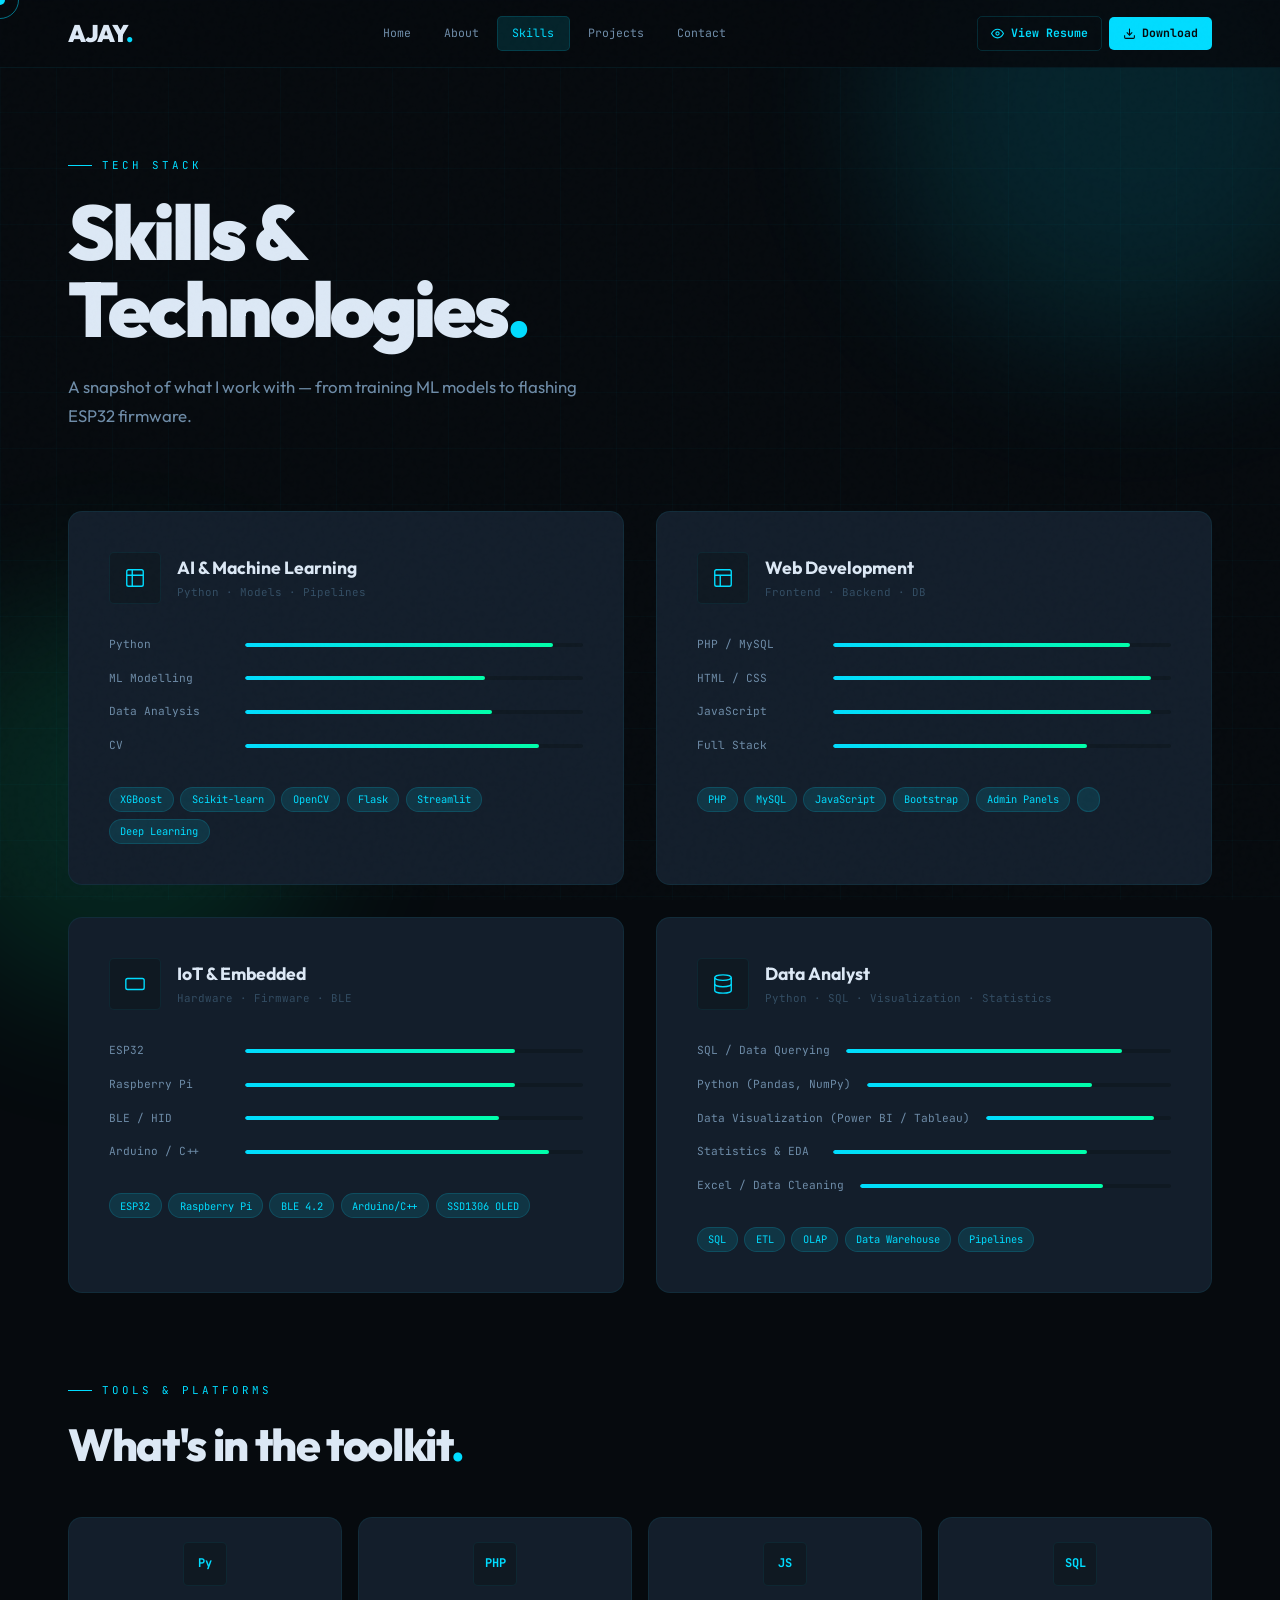
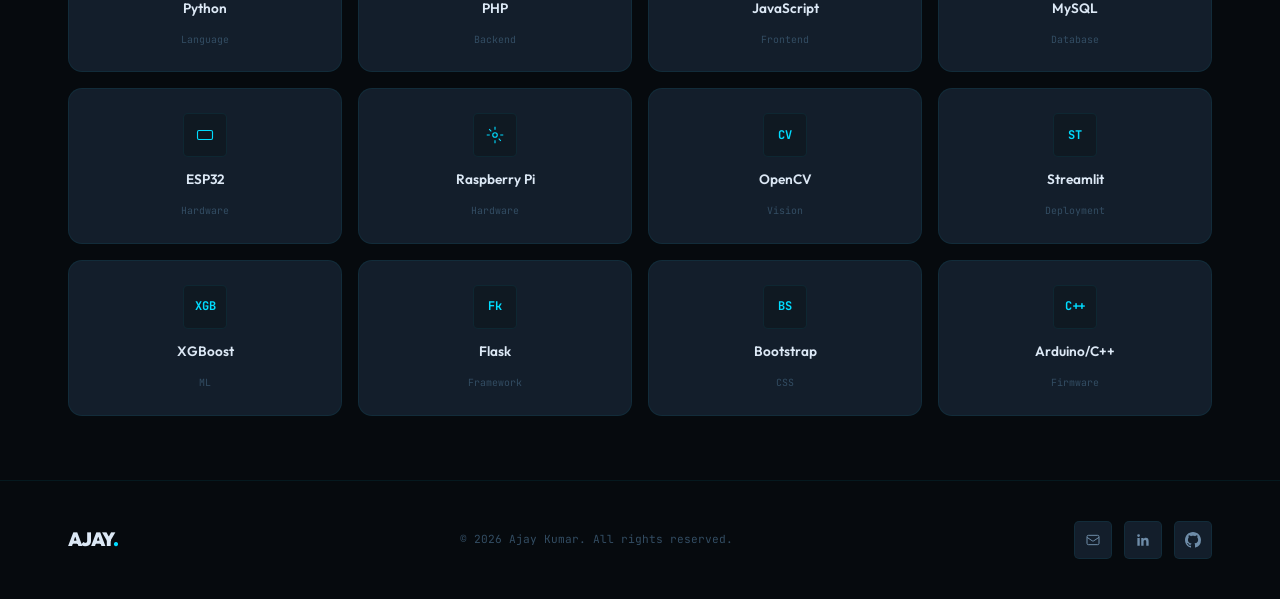
<file: skills.html>
<!DOCTYPE html>
<html lang="en">
<head>
  <meta charset="UTF-8">
  <title>Skills — AjayKumar</title>
  <meta name="viewport" content="width=device-width, initial-scale=1.0">
  <link rel="stylesheet" href="style.css">
  <style>
    .skills-hero { padding: 5rem 0 4rem; }

    /* Skill domains */
    .domain-grid { display: grid; grid-template-columns: repeat(2,1fr); gap: 2rem; margin-bottom: 5rem; }
    .domain-card {
      background: var(--surface); border: 1px solid var(--border);
      border-radius: var(--r-lg); padding: 2.5rem;
      position: relative; overflow: hidden;
      transition: border-color var(--t), box-shadow var(--t);
    }
    .domain-card::before {
      content: ''; position: absolute; top: 0; left: 0; right: 0; height: 2px;
      background: linear-gradient(90deg, var(--cyan), transparent);
      opacity: 0; transition: opacity var(--t);
    }
    .domain-card:hover { border-color: var(--border-md); box-shadow: 0 12px 48px rgba(0,220,255,0.07); }
    .domain-card:hover::before { opacity: 1; }
    .domain-header { display: flex; align-items: center; gap: 1rem; margin-bottom: 2rem; }
    .domain-icon {
      width: 52px; height: 52px; background: var(--bg-2);
      border: 1px solid var(--border); border-radius: var(--r);
      display: flex; align-items: center; justify-content: center; color: var(--cyan);
    }
    .domain-card h3 { font-size: 1.1rem; font-weight: 700; }
    .domain-card .sub { font-family: var(--ff-mono); font-size: 0.68rem; color: var(--text-3); margin-top: 0.15rem; }
    .skill-bars { display: flex; flex-direction: column; gap: 1rem; margin-bottom: 2rem; }
    .sbar-row { display: flex; align-items: center; gap: 1rem; }
    .sbar-name { font-family: var(--ff-mono); font-size: 0.7rem; color: var(--text-2); min-width: 120px; }
    .sbar-track { flex: 1; height: 4px; background: var(--bg-2); border-radius: 99px; overflow: hidden; }
    .sbar-fill {
      height: 100%;
      width: 0%;
      background: linear-gradient(90deg, var(--cyan, #00dcff), var(--green, #00ffa3));
      border-radius: 99px;
      transition: width 1.2s cubic-bezier(0.4,0,0.2,1);
      min-width: 2px;
    }
    .domain-tags { display: flex; flex-wrap: wrap; gap: 0.4rem; }

    /* Tools section */
    .tools-grid { display: grid; grid-template-columns: repeat(4,1fr); gap: 1rem; }
    .tool-item {
      background: var(--surface); border: 1px solid var(--border);
      border-radius: var(--r-lg); padding: 1.5rem;
      display: flex; flex-direction: column; align-items: center; text-align: center; gap: 0.75rem;
      transition: border-color var(--t), transform var(--t);
    }
    .tool-item:hover { border-color: var(--border-md); transform: translateY(-3px); }
    .tool-icon {
      width: 44px; height: 44px; background: var(--bg-2);
      border: 1px solid var(--border); border-radius: var(--r);
      display: flex; align-items: center; justify-content: center; color: var(--cyan);
      font-family: var(--ff-mono); font-size: 0.75rem; font-weight: 700;
    }
    .tool-name { font-size: 0.85rem; font-weight: 600; }
    .tool-cat { font-family: var(--ff-mono); font-size: 0.62rem; color: var(--text-3); }

    @media(max-width:900px){
      .domain-grid{grid-template-columns:1fr;}
      .tools-grid{grid-template-columns:repeat(2,1fr);}
    }
    @media(max-width:500px){
      .tools-grid{grid-template-columns:repeat(2,1fr);}
    }
  </style>
</head>
<body>
<div class="noise"></div>
<div id="cur"></div>
<div id="cur-r"></div>
<div class="grid-bg"></div>
<div class="orb orb-1"></div>
<div class="orb orb-2"></div>

<nav class="nav">
  <div class="nav-inner">
    <a href="index.html" class="nav-logo">AJAY<span>.</span></a>
    <div class="nav-links">
      <a href="index.html" class="nav-link">Home</a>
      <a href="about.html" class="nav-link">About</a>
      <a href="skills.html" class="nav-link">Skills</a>
      <a href="projects.html" class="nav-link">Projects</a>
      <a href="contact.html" class="nav-link">Contact</a>
    </div>
    <div class="nav-resume">
      <a href="resume.pdf" target="_blank" rel="noopener noreferrer" class="resume-btn resume-btn-outline" title="View Resume in Browser">
        <svg width="13" height="13" viewBox="0 0 24 24" fill="none" stroke="currentColor" stroke-width="2"><path d="M1 12s4-8 11-8 11 8 11 8-4 8-11 8-11-8-11-8z"/><circle cx="12" cy="12" r="3"/></svg>
        <span class="btn-text">View Resume</span>
      </a>
      <a href="resume.pdf" download="AJAYKUMAR_J_Resume.pdf" class="resume-btn" title="Download Resume PDF">
        <svg width="13" height="13" viewBox="0 0 24 24" fill="none" stroke="currentColor" stroke-width="2"><path d="M21 15v4a2 2 0 01-2 2H5a2 2 0 01-2-2v-4"/><polyline points="7 10 12 15 17 10"/><line x1="12" y1="15" x2="12" y2="3"/></svg>
        <span class="btn-text">Download</span>
      </a>
    </div>
  </div>
</nav>

<div class="page">

  <section class="skills-hero sec">
    <div class="wrap">
      <div class="sec-label reveal">Tech Stack</div>
      <h1 class="h1 reveal" style="margin-bottom:1.5rem;">Skills &<br>Technologies<span style="color:var(--cyan)">.</span></h1>
      <p class="reveal" style="font-size:1.05rem;color:var(--text-2);max-width:540px;line-height:1.75;margin-bottom:5rem;">
        A snapshot of what I work with — from training ML models to flashing ESP32 firmware.
      </p>

      <!-- DOMAIN CARDS -->
      <div class="domain-grid">

        <div class="domain-card reveal d1">
          <div class="domain-header">
            <div class="domain-icon">
              <svg width="22" height="22" viewBox="0 0 24 24" fill="none" stroke="currentColor" stroke-width="1.5"><path d="M9 3H5a2 2 0 00-2 2v4m6-6h10a2 2 0 012 2v4M9 3v18m0 0h10a2 2 0 002-2V9M9 21H5a2 2 0 01-2-2V9m0 0h18"/></svg>
            </div>
            <div>
              <h3>AI & Machine Learning</h3>
              <div class="sub">Python · Models · Pipelines</div>
            </div>
          </div>
          <div class="skill-bars">
            <div class="sbar-row"><span class="sbar-name">Python</span><div class="sbar-track"><div class="sbar-fill" data-w="88%"></div></div></div>
            <div class="sbar-row"><span class="sbar-name">ML Modelling</span><div class="sbar-track"><div class="sbar-fill" data-w="78%"></div></div></div>
            <div class="sbar-row"><span class="sbar-name">Data Analysis</span><div class="sbar-track"><div class="sbar-fill" data-w="82%"></div></div></div>
            <div class="sbar-row"><span class="sbar-name">CV</span><div class="sbar-track"><div class="sbar-fill" data-w="70%"></div></div></div>
          </div>
          <div class="domain-tags">
            <span class="tag">XGBoost</span><span class="tag">Scikit-learn</span><span class="tag">OpenCV</span><span class="tag">Flask</span><span class="tag">Streamlit</span><span class="tag">Deep Learning</span>
          </div>
        </div>

        <div class="domain-card reveal d2">
          <div class="domain-header">
            <div class="domain-icon">
              <svg width="22" height="22" viewBox="0 0 24 24" fill="none" stroke="currentColor" stroke-width="1.5"><rect x="3" y="3" width="18" height="18" rx="2"/><path d="M3 9h18M9 21V9"/></svg>
            </div>
            <div>
              <h3>Web Development</h3>
              <div class="sub">Frontend · Backend · DB</div>
            </div>
          </div>
          <div class="skill-bars">
            <div class="sbar-row"><span class="sbar-name">PHP / MySQL</span><div class="sbar-track"><div class="sbar-fill" data-w="82%"></div></div></div>
            <div class="sbar-row"><span class="sbar-name">HTML / CSS</span><div class="sbar-track"><div class="sbar-fill" data-w="88%"></div></div></div>
            <div class="sbar-row"><span class="sbar-name">JavaScript</span><div class="sbar-track"><div class="sbar-fill" data-w="75%"></div></div></div>
            <div class="sbar-row"><span class="sbar-name">Full Stack</span><div class="sbar-track"><div class="sbar-fill" data-w="72%"></div></div></div>
          </div>
          <div class="domain-tags">
            <span class="tag">PHP</span><span class="tag">MySQL</span><span class="tag">JavaScript</span><span class="tag">Bootstrap</span><span class="tag">Admin Panels</span><span class="tag"></span>
          </div>
        </div>

        <div class="domain-card reveal d1">
          <div class="domain-header">
            <div class="domain-icon">
              <svg width="22" height="22" viewBox="0 0 24 24" fill="none" stroke="currentColor" stroke-width="1.5"><rect x="2" y="6" width="20" height="12" rx="2"/><path d="M12 12h.01M8 12h.01M16 12h.01"/></svg>
            </div>
            <div>
              <h3>IoT & Embedded</h3>
              <div class="sub">Hardware · Firmware · BLE</div>
            </div>
          </div>
          <div class="skill-bars">
            <div class="sbar-row"><span class="sbar-name">ESP32</span><div class="sbar-track"><div class="sbar-fill" data-w="72%"></div></div></div>
            <div class="sbar-row"><span class="sbar-name">Raspberry Pi</span><div class="sbar-track"><div class="sbar-fill" data-w="68%"></div></div></div>
            <div class="sbar-row"><span class="sbar-name">BLE / HID</span><div class="sbar-track"><div class="sbar-fill" data-w="65%"></div></div></div>
            <div class="sbar-row"><span class="sbar-name">Arduino / C++</span><div class="sbar-track"><div class="sbar-fill" data-w="70%"></div></div></div>
          </div>
          <div class="domain-tags">
            <span class="tag">ESP32</span><span class="tag">Raspberry Pi</span><span class="tag">BLE 4.2</span><span class="tag">Arduino/C++</span><span class="tag">SSD1306 OLED</span>
          </div>
        </div>

        <div class="domain-card reveal d2">
          <div class="domain-header">
            <div class="domain-icon">
              <svg width="22" height="22" viewBox="0 0 24 24" fill="none" stroke="currentColor" stroke-width="1.5"><ellipse cx="12" cy="5" rx="9" ry="3"/><path d="M21 12c0 1.66-4 3-9 3s-9-1.34-9-3"/><path d="M3 5v14c0 1.66 4 3 9 3s9-1.34 9-3V5"/></svg>
            </div>
            <div>
             <h3>Data Analyst</h3>
             <div class="sub">Python · SQL · Visualization · Statistics</div>
            </div>
          </div>

          <div class="skill-bars">
            <div class="sbar-row">
              <span class="sbar-name">SQL / Data Querying</span>
              <div class="sbar-track"><div class="sbar-fill" data-w="85%"></div></div>
            </div>
            <div class="sbar-row">
              <span class="sbar-name">Python (Pandas, NumPy)</span>
              <div class="sbar-track"><div class="sbar-fill" data-w="80%"></div></div>
            </div>
            <div class="sbar-row">
              <span class="sbar-name">Data Visualization (Power BI / Tableau)</span>
              <div class="sbar-track"><div class="sbar-fill" data-w="75%"></div></div>
            </div>
            <div class="sbar-row">
              <span class="sbar-name">Statistics & EDA</span>
              <div class="sbar-track"><div class="sbar-fill" data-w="70%"></div></div>
            </div>
            <div class="sbar-row">
              <span class="sbar-name">Excel / Data Cleaning</span>
              <div class="sbar-track"><div class="sbar-fill" data-w="78%"></div></div>
            </div>
          </div>
          <div class="domain-tags">
            <span class="tag">SQL</span><span class="tag">ETL</span><span class="tag">OLAP</span><span class="tag">Data Warehouse</span><span class="tag">Pipelines</span>
          </div>
        </div>

      </div>

      <!-- TOOLS -->
      <div class="sec-label reveal">Tools & Platforms</div>
      <h2 class="h2 reveal" style="margin-bottom:3rem;">What's in the toolkit<span style="color:var(--cyan)">.</span></h2>
      <div class="tools-grid">
        <div class="tool-item reveal d1"><div class="tool-icon">Py</div><div class="tool-name">Python</div><div class="tool-cat">Language</div></div>
        <div class="tool-item reveal d2"><div class="tool-icon">PHP</div><div class="tool-name">PHP</div><div class="tool-cat">Backend</div></div>
        <div class="tool-item reveal d3"><div class="tool-icon">JS</div><div class="tool-name">JavaScript</div><div class="tool-cat">Frontend</div></div>
        <div class="tool-item reveal d4"><div class="tool-icon">SQL</div><div class="tool-name">MySQL</div><div class="tool-cat">Database</div></div>
        <div class="tool-item reveal d1"><div class="tool-icon"><svg width="18" height="18" viewBox="0 0 24 24" fill="none" stroke="currentColor" stroke-width="1.5"><rect x="2" y="6" width="20" height="12" rx="2"/></svg></div><div class="tool-name">ESP32</div><div class="tool-cat">Hardware</div></div>
        <div class="tool-item reveal d2"><div class="tool-icon"><svg width="18" height="18" viewBox="0 0 24 24" fill="none" stroke="currentColor" stroke-width="1.5"><circle cx="12" cy="12" r="3"/><path d="M12 1v4M12 19v4M4.22 4.22l2.83 2.83M16.95 16.95l2.83 2.83M1 12h4M19 12h4"/></svg></div><div class="tool-name">Raspberry Pi</div><div class="tool-cat">Hardware</div></div>
        <div class="tool-item reveal d3"><div class="tool-icon">CV</div><div class="tool-name">OpenCV</div><div class="tool-cat">Vision</div></div>
        <div class="tool-item reveal d4"><div class="tool-icon">ST</div><div class="tool-name">Streamlit</div><div class="tool-cat">Deployment</div></div>
        <div class="tool-item reveal d1"><div class="tool-icon">XGB</div><div class="tool-name">XGBoost</div><div class="tool-cat">ML</div></div>
        <div class="tool-item reveal d2"><div class="tool-icon">Fk</div><div class="tool-name">Flask</div><div class="tool-cat">Framework</div></div>
        <div class="tool-item reveal d3"><div class="tool-icon">BS</div><div class="tool-name">Bootstrap</div><div class="tool-cat">CSS</div></div>
        <div class="tool-item reveal d4"><div class="tool-icon">C++</div><div class="tool-name">Arduino/C++</div><div class="tool-cat">Firmware</div></div>
      </div>

    </div>
  </section>

</div>

<footer class="footer">
  <div class="footer-inner">
    <div class="footer-logo">AJAY<span>.</span></div>
    <p class="footer-copy">© <span class="year"></span> Ajay Kumar. All rights reserved.</p>
    <div class="footer-socials">
      <a href="mailto:ajaykumarjaganathan@gmail.com" class="social-btn"><svg width="16" height="16" viewBox="0 0 24 24" fill="none" stroke="currentColor" stroke-width="1.5"><path d="M3 8l7.89 5.26a2 2 0 002.22 0L21 8M5 19h14a2 2 0 002-2V7a2 2 0 00-2-2H5a2 2 0 00-2 2v10a2 2 0 002 2z"/></svg></a>
      <a href="https://linkedin.com/in/ajaykumar-j" target="_blank" class="social-btn"><svg width="16" height="16" viewBox="0 0 24 24" fill="currentColor"><path d="M20.447 20.452h-3.554v-5.569c0-1.328-.027-3.037-1.852-3.037-1.853 0-2.136 1.445-2.136 2.939v5.667H9.351V9h3.414v1.561h.046c.477-.9 1.637-1.85 3.37-1.85 3.601 0 4.267 2.37 4.267 5.455v6.286zM5.337 7.433a2.062 2.062 0 01-2.063-2.065 2.064 2.064 0 112.063 2.065zm1.782 13.019H3.555V9h3.564v11.452z"/></svg></a>
      <a href="https://github.com/ajaykumarjaganathan" target="_blank" class="social-btn"><svg width="16" height="16" viewBox="0 0 24 24" fill="currentColor"><path d="M12 0C5.37 0 0 5.37 0 12c0 5.31 3.435 9.795 8.205 11.385.6.105.825-.255.825-.57 0-.285-.015-1.23-.015-2.235-3.015.555-3.795-.735-4.035-1.41-.135-.345-.72-1.41-1.23-1.695-.42-.225-1.02-.78-.015-.795.945-.015 1.62.87 1.845 1.23 1.08 1.815 2.805 1.305 3.495.99.105-.78.42-1.305.765-1.605-2.67-.3-5.46-1.335-5.46-5.925 0-1.305.465-2.385 1.23-3.225-.12-.3-.54-1.53.12-3.18 0 0 1.005-.315 3.3 1.23.96-.27 1.98-.405 3-.405s2.04.135 3 .405c2.295-1.56 3.3-1.23 3.3-1.23.66 1.65.24 2.88.12 3.18.765.84 1.23 1.905 1.23 3.225 0 4.605-2.805 5.625-5.475 5.925.435.375.81 1.095.81 2.22 0 1.605-.015 2.895-.015 3.3 0 .315.225.69.825.57A12.02 12.02 0 0024 12c0-6.63-5.37-12-12-12z"/></svg></a>
    </div>
  </div>
</footer>

<script src="script.js"></script>
<script>
// Animate skill bars with randomized percentages (70-95%) on load
const fills = document.querySelectorAll('.sbar-fill');
console.log('Skill bars found:', fills.length);
fills.forEach(fill => {
  const pct = Math.floor(Math.random() * (95 - 70 + 1)) + 70; // random 70-95
  requestAnimationFrame(() => {
    requestAnimationFrame(() => {
      fill.style.width = pct + '%';
      console.log('Set width to', pct + '%', fill);
    });
  });
});
</script>
</body>
</html>
</file>
<file: style.css>
/* ============================================
   AJAY — PORTFOLIO V2 | DARK TECHY
   ============================================ */

@import url('https://fonts.googleapis.com/css2?family=Outfit:wght@300;400;500;600;700;800;900&family=JetBrains+Mono:wght@300;400;500;700&display=swap');

:root {
  --bg:        #060a0e;
  --bg-1:      #0a1018;
  --bg-2:      #0f1922;
  --surface:   #131e2b;
  --surface-2: #192535;
  --border:    rgba(0,220,255,0.07);
  --border-md: rgba(0,220,255,0.15);
  --border-hi: rgba(0,220,255,0.3);

  --cyan:      #00dcff;
  --cyan-dim:  rgba(0,220,255,0.12);
  --cyan-glow: rgba(0,220,255,0.35);
  --green:     #00ffaa;
  --amber:     #ffb400;
  --red:       #ff4d6d;

  --text:      #dce8f5;
  --text-2:    #6e8ca8;
  --text-3:    #334d63;

  --ff-head:  'Outfit', sans-serif;
  --ff-mono:  'JetBrains Mono', monospace;

  --r:    5px;
  --r-lg: 14px;
  --ease: cubic-bezier(0.4, 0, 0.2, 1);
  --t:    0.28s var(--ease);
}

/* RESET */
*, *::before, *::after { box-sizing: border-box; margin: 0; padding: 0; }
html { scroll-behavior: smooth; font-size: 16px; }
body { font-family: var(--ff-head); background: var(--bg); color: var(--text); overflow-x: hidden; cursor: none; line-height: 1.6; }
a { text-decoration: none; color: inherit; }
img { display: block; max-width: 100%; }
button { font-family: inherit; }

/* SCROLLBAR */
::-webkit-scrollbar { width: 3px; }
::-webkit-scrollbar-track { background: var(--bg); }
::-webkit-scrollbar-thumb { background: var(--border-md); border-radius: 99px; }

/* CURSOR */
#cur { width: 10px; height: 10px; background: var(--cyan); border-radius: 50%; position: fixed; pointer-events: none; z-index: 9999; transform: translate(-50%,-50%); transition: width .2s, height .2s, background .2s; mix-blend-mode: screen; }
#cur-r { width: 38px; height: 38px; border: 1px solid rgba(0,220,255,0.5); border-radius: 50%; position: fixed; pointer-events: none; z-index: 9998; transform: translate(-50%,-50%); transition: left .12s var(--ease), top .12s var(--ease), opacity .2s; }
body.cursor-hover #cur { width: 6px; height: 6px; }
body.cursor-hover #cur-r { width: 52px; height: 52px; border-color: var(--cyan); }

/* GRID BG */
.grid-bg {
  position: fixed; inset: 0; z-index: 0; pointer-events: none;
  background-image:
    linear-gradient(rgba(0,220,255,0.022) 1px, transparent 1px),
    linear-gradient(90deg, rgba(0,220,255,0.022) 1px, transparent 1px);
  background-size: 56px 56px;
}

/* GLOW ORB */
.orb { position: fixed; border-radius: 50%; pointer-events: none; z-index: 0; filter: blur(80px); opacity: 0.12; }
.orb-1 { width: 500px; height: 500px; background: var(--cyan); top: -150px; right: -100px; }
.orb-2 { width: 400px; height: 400px; background: var(--green); bottom: -100px; left: -80px; }

/* NAV */
.nav {
  position: fixed; top: 0; left: 0; right: 0; z-index: 200;
  background: rgba(6,10,14,0.88);
  backdrop-filter: blur(24px);
  border-bottom: 1px solid var(--border);
  height: 68px;
}
.nav-inner {
  max-width: 1240px; margin: 0 auto; padding: 0 3rem;
  height: 100%; display: flex; align-items: center; justify-content: space-between;
}
.nav-logo { font-family: var(--ff-head); font-weight: 900; font-size: 1.5rem; letter-spacing: -0.04em; color: var(--text); }
.nav-logo span { color: var(--cyan); }
.nav-links { display: flex; gap: 0.15rem; }
.nav-link {
  font-family: var(--ff-mono); font-size: 0.72rem;
  color: var(--text-2); padding: 0.45rem 0.9rem;
  border-radius: var(--r); border: 1px solid transparent; transition: var(--t);
}
.nav-link:hover { color: var(--cyan); background: var(--cyan-dim); border-color: var(--border-md); }
.nav-link.active { color: var(--cyan); background: var(--cyan-dim); border-color: var(--border-md); }
.nav-badge {
  display: flex; align-items: center; gap: 0.5rem;
  font-family: var(--ff-mono); font-size: 0.68rem; color: var(--green);
  background: rgba(0,255,170,0.08); padding: 0.35rem 0.8rem;
  border-radius: 999px; border: 1px solid rgba(0,255,170,0.2);
}
.nav-badge-dot { width: 6px; height: 6px; border-radius: 50%; background: var(--green); animation: blink 2s infinite; }
@keyframes blink { 0%,100% { opacity:1; } 50% { opacity:0.3; } }

/* PAGE WRAPPER */
.page { position: relative; z-index: 1; padding-top: 68px; }

/* CONTAINER */
.wrap { max-width: 1240px; margin: 0 auto; padding: 0 3rem; }

/* SECTION SPACING */
.sec { padding: 7rem 0; }
.sec-sm { padding: 5rem 0; }

/* SECTION LABEL */
.sec-label {
  display: inline-flex; align-items: center; gap: 0.6rem;
  font-family: var(--ff-mono); font-size: 0.68rem;
  color: var(--cyan); letter-spacing: 3px; text-transform: uppercase;
  margin-bottom: 1.25rem;
}
.sec-label::before { content: ''; width: 24px; height: 1px; background: var(--cyan); }

/* HEADINGS */
.h1 { font-size: clamp(2.8rem, 6vw, 5rem); font-weight: 900; line-height: 1; letter-spacing: -0.04em; }
.h2 { font-size: clamp(1.8rem, 3.5vw, 2.8rem); font-weight: 800; line-height: 1.1; letter-spacing: -0.03em; }
.h3 { font-size: 1.1rem; font-weight: 700; }

/* BUTTONS */
.btn {
  display: inline-flex; align-items: center; gap: 0.5rem;
  font-family: var(--ff-mono); font-size: 0.8rem; font-weight: 500;
  padding: 0.8rem 1.8rem; border-radius: var(--r);
  border: none; cursor: pointer; transition: var(--t);
  position: relative; overflow: hidden;
}
.btn::after { content: ''; position: absolute; inset: 0; background: rgba(255,255,255,0.1); transform: translateX(-110%); transition: transform 0.35s var(--ease); }
.btn:hover::after { transform: translateX(0); }
.btn-solid { background: var(--cyan); color: var(--bg); }
.btn-solid:hover { box-shadow: 0 0 28px var(--cyan-glow); }
.btn-outline { background: transparent; color: var(--cyan); border: 1px solid var(--border-md); }
.btn-outline:hover { background: var(--cyan-dim); border-color: var(--border-hi); }

/* RESUME BUTTONS */
.nav-resume {
  display: flex; align-items: center; gap: 0.45rem;
}
.resume-btn {
  display: inline-flex; align-items: center; gap: 0.4rem;
  font-family: var(--ff-mono); font-size: 0.72rem; font-weight: 700;
  padding: 0.45rem 0.85rem;
  background: var(--cyan); color: var(--bg);
  border-radius: var(--r);
  text-decoration: none;
  transition: opacity var(--t), transform var(--t), background var(--t);
  white-space: nowrap;
}
.resume-btn:hover { opacity: 0.9; transform: translateY(-2px); }
.resume-btn-outline {
  background: transparent; color: var(--cyan);
  border: 1px solid var(--border-md);
}
.resume-btn-outline:hover {
  background: var(--cyan-dim); border-color: var(--border-hi);
  transform: translateY(-2px);
}
@media (max-width: 600px) {
  .nav-resume .resume-btn span.btn-text { display: none; }
  .nav-resume .resume-btn { padding: 0.45rem 0.6rem; }
}

/* TAGS */
.tag {
  font-family: var(--ff-mono); font-size: 0.65rem;
  color: var(--cyan); background: var(--cyan-dim);
  padding: 0.2rem 0.65rem; border-radius: 999px;
  border: 1px solid var(--border-md);
}
.tag-muted {
  font-family: var(--ff-mono); font-size: 0.65rem;
  color: var(--text-3); background: var(--bg-2);
  padding: 0.2rem 0.55rem; border-radius: var(--r);
  border: 1px solid var(--border);
}

/* CARD */
.card {
  background: var(--surface); border: 1px solid var(--border);
  border-radius: var(--r-lg); padding: 2rem;
  transition: border-color var(--t), transform var(--t), box-shadow var(--t);
}
.card:hover { border-color: var(--border-md); box-shadow: 0 12px 48px rgba(0,220,255,0.06); }
.card-lift:hover { transform: translateY(-4px); }

/* DIVIDER */
.divider { width: 100%; height: 1px; background: linear-gradient(90deg, transparent, var(--border-md), transparent); margin: 0; }

/* REVEAL */
.reveal { opacity: 0; transform: translateY(28px); transition: opacity 0.75s ease, transform 0.75s ease; }
.reveal.visible { opacity: 1; transform: translateY(0); }
.reveal.d1 { transition-delay: 0.1s; }
.reveal.d2 { transition-delay: 0.2s; }
.reveal.d3 { transition-delay: 0.3s; }
.reveal.d4 { transition-delay: 0.4s; }

/* FOOTER */
.footer { border-top: 1px solid var(--border); padding: 2.5rem 0; position: relative; z-index: 1; }
.footer-inner {
  max-width: 1240px; margin: 0 auto; padding: 0 3rem;
  display: flex; align-items: center; justify-content: space-between; flex-wrap: wrap; gap: 1rem;
}
.footer-logo { font-weight: 900; font-size: 1.2rem; letter-spacing: -0.03em; }
.footer-logo span { color: var(--cyan); }
.footer-copy { font-family: var(--ff-mono); font-size: 0.7rem; color: var(--text-3); }
.footer-socials { display: flex; gap: 0.75rem; }
.social-btn {
  width: 38px; height: 38px; border-radius: var(--r);
  background: var(--surface); border: 1px solid var(--border);
  display: flex; align-items: center; justify-content: center;
  color: var(--text-2); transition: var(--t);
}
.social-btn:hover { color: var(--cyan); border-color: var(--border-md); background: var(--cyan-dim); }

/* NOISE */
.noise { position: fixed; inset: 0; z-index: 999; pointer-events: none; opacity: 0.3;
  background-image: url("data:image/svg+xml,%3Csvg viewBox='0 0 200 200' xmlns='http://www.w3.org/2000/svg'%3E%3Cfilter id='n'%3E%3CfeTurbulence type='fractalNoise' baseFrequency='0.85' numOctaves='4' stitchTiles='stitch'/%3E%3C/filter%3E%3Crect width='100%25' height='100%25' filter='url(%23n)' opacity='0.05'/%3E%3C/svg%3E");
}


/* RESPONSIVE */
@media (max-width: 900px) {
  .wrap { padding: 0 1.5rem; }
  .nav-inner { padding: 0 1.5rem; }
  .nav-links { display: none; }
  .sec { padding: 5rem 0; }
  .footer-inner { padding: 0 1.5rem; }
  .hero-inner { grid-template-columns: 1fr; gap: 2.5rem; }
  .hero-right { align-items: flex-start; padding-bottom: 0; }
  .hero-card { max-width: 340px; }
}
@media (max-width: 600px) {
  .wrap { padding: 0 1rem; }
  .sec { padding: 3.5rem 0; }
}

/* ============================================
   STACK HERO — pinned scroll-stack headline
   ============================================ */
.stack-hero{
  position: relative;
  height: 280vh;
}
.stack-hero-sticky{
  position: sticky;
  top: 0;
  height: 100vh;
  display: flex;
  flex-direction: column;
  align-items: center;
  justify-content: center;
  text-align: center;
  padding: 24px;
  overflow: hidden;
}
.stack-word{
  font-family: var(--ff-head);
  font-size: clamp(32px, 9vw, 108px);
  font-weight: 900;
  letter-spacing: -0.04em;
  line-height: 1;
  margin: 0;
  opacity: 0;
  transform: translateY(36px) scale(.95);
  transition: opacity .6s var(--ease), transform .6s var(--ease);
  color: var(--text);
}
.stack-word:nth-child(3){ color: var(--cyan); }
.stack-word.in{ opacity: 1; transform: translateY(0) scale(1); }
.stack-word + .stack-word{ margin-top: 4px; }
.stack-sub{
  max-width: 480px;
  margin: 28px auto 0;
  font-size: 0.95rem;
  color: var(--text-2);
  line-height: 1.7;
}
@media (max-width: 760px){ .stack-hero{ height: 240vh; } }

/* ============================================
   MARQUEE
   ============================================ */
.marquee-stage{
  padding: 30px 0;
  overflow: hidden;
  border-top: 1px solid var(--border);
  border-bottom: 1px solid var(--border);
}
.marquee-row{ overflow: hidden; white-space: nowrap; padding: 10px 0; }
.marquee-track{
  display: inline-flex; gap: 40px;
  animation: marqueeLeft 20s linear infinite;
  will-change: transform;
}
.marquee-track--rev{ animation-name: marqueeRight; }
.marquee-track span{
  font-family: var(--ff-mono);
  font-size: clamp(20px, 3.6vw, 34px);
  font-weight: 500;
  letter-spacing: -0.01em;
  color: transparent;
  -webkit-text-stroke: 1px var(--border-hi);
}
.marquee-row--rev .marquee-track span{
  -webkit-text-stroke: 0;
  color: var(--cyan);
}
@keyframes marqueeLeft{ from{ transform: translateX(0); } to{ transform: translateX(-50%); } }
@keyframes marqueeRight{ from{ transform: translateX(-50%); } to{ transform: translateX(0); } }
@media (prefers-reduced-motion: reduce){ .marquee-track{ animation: none; } }
</file>
